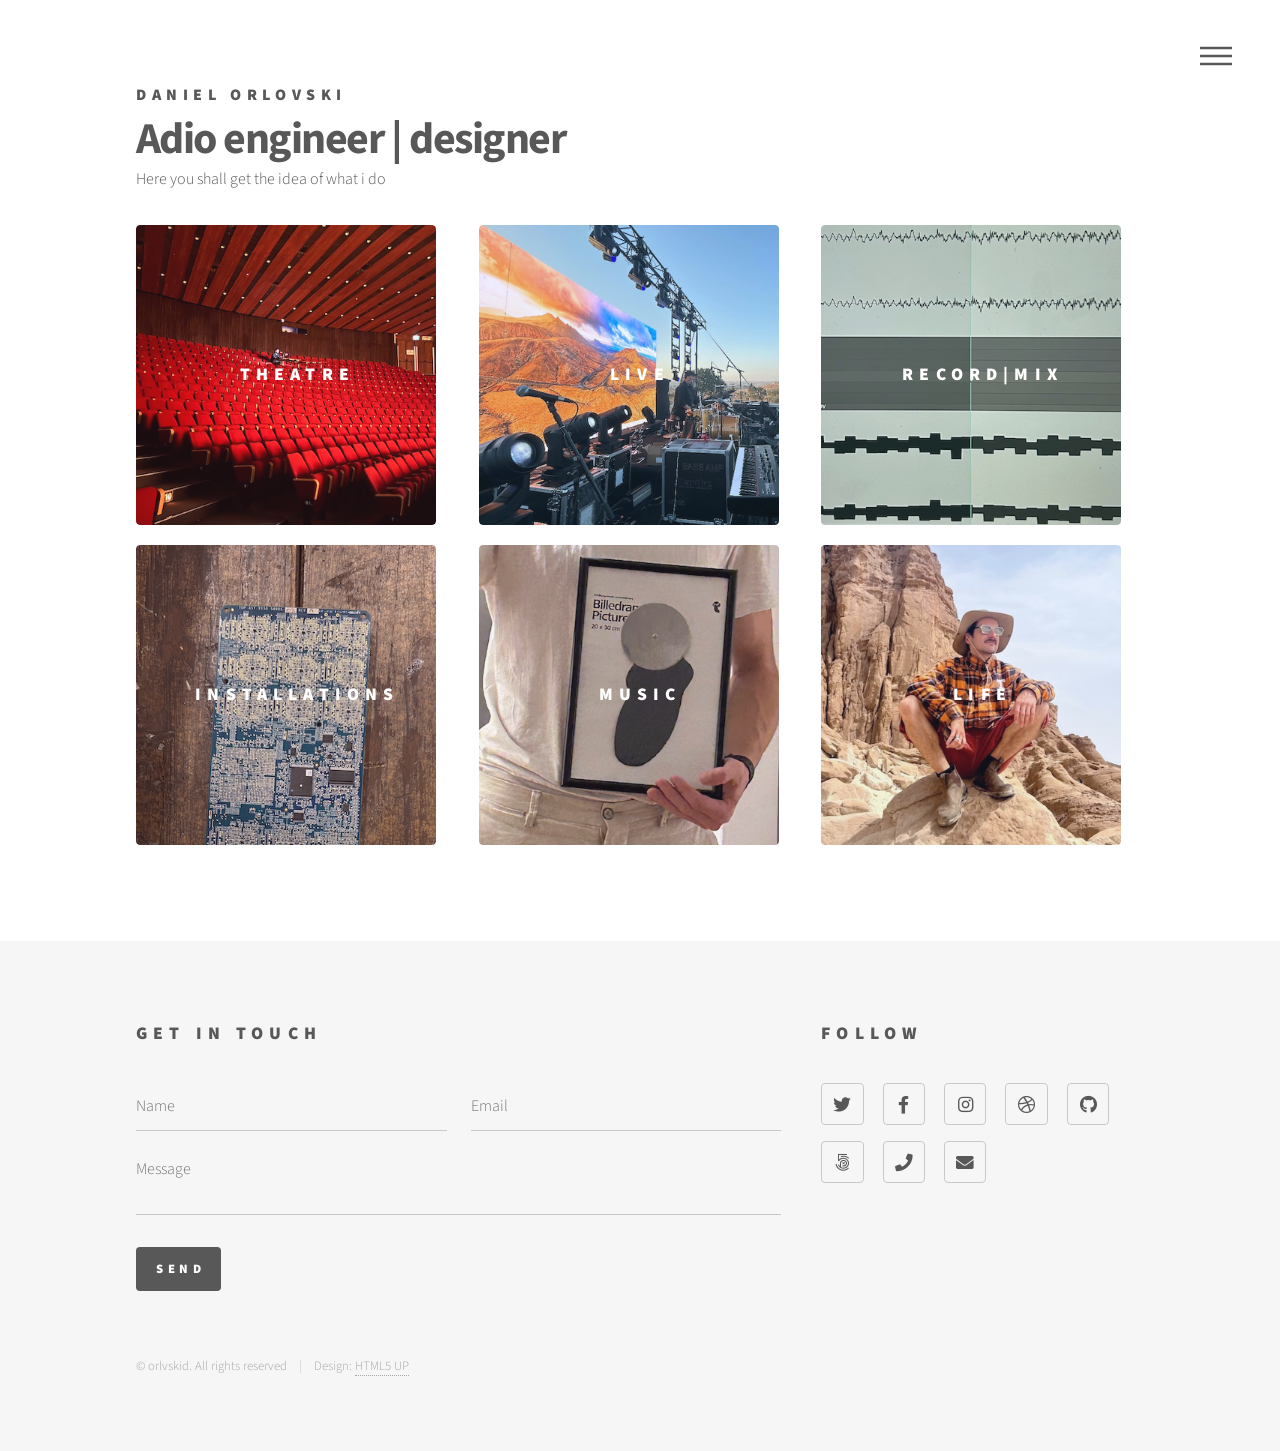
<file: index.html>
<!DOCTYPE HTML>
<!--
	Phantom by HTML5 UP
	html5up.net | @ajlkn
	Free for personal and commercial use under the CCA 3.0 license (html5up.net/license)
-->
<html>
	<head>
		<title>Daniel Orlovski</title>
		<meta charset="utf-8" />
		<meta name="viewport" content="width=device-width, initial-scale=1, user-scalable=no" />
		<link rel="stylesheet" href="assets/css/main.css" />
		<noscript><link rel="stylesheet" href="assets/css/noscript.css" /></noscript>
	</head>
	<body class="is-preload">
		<!-- Wrapper -->
			<div id="wrapper">

				<!-- Header -->
					<header id="header">
						<div class="inner">

							<!-- Logo -->
								<a href="index.html" class="logo">
									<!-- <span class="symbol"><img src="images/logo.svg" alt="" /> --></span><span class="title">daniel orlovski</span>
								</a>

							<!-- Nav -->
								<nav>
									<ul>
										<li><a href="#menu">Menu</a></li>
									</ul>
								</nav>

						</div>
					</header>

				<!-- Menu -->
					<nav id="menu">
						<h2>Menu</h2>
						<ul>
							<li><a href="index.html">Home?</a></li>
							<li><a href="#tiles">Work</a></li>
							<li><a href="life.html">Life</a></li>
							<li><a href="#footer">Contact me</a></li>
							<li><a href="elements.html">Elements</a></li>
						</ul>
					</nav>

				<!-- Main -->
					<div id="main">
						<div class="inner">
							<header>
								<h1>Adio engineer | designer<br />
								</h1>
								<p>Here you shall get the idea of what i do</p>
							</header>
							<section class="tiles" id="tiles">
								<article class="style1">
									<span class="image">
										<img src="images/theatre.jpg" alt="" />
									</span>
									<a href="theatre.html">
										<h2>THEATRE</h2>
										<div class="content">
											<p>There's nothing, like it. Come with me to taste the biggest slice of my life</p>
										</div>
									</a>
								</article>
								<article class="style2">
									<span class="image">
										<img src="images/live.jpg" alt="" />
									</span>
									<a href="live.html">
										<h2 id="liveLast">EVIL</h2>
										<div class="content">
											<p>The thrill and energy of a live show - that is what holds us all on this rocky road</p>
										</div>
									</a>
								</article>
								<article class="style3">
									<span class="image">
										<img src="images/recmix.jpg" alt="" />
									</span>
									<a href="recmix.html">
										<h2>RECORD|MIX</h2>
										<div class="content">
											<p>It is crazy what you can do yourself these days</p>
										</div>
									</a>
								</article>
								<article class="style4">
									<span class="image">
										<img src="images/install.jpg" alt="" />
									</span>
									<a href="installations.html">
										<h2>INSTALLATIONS</h2>
										<div class="content">
											<p>Fulfilling businesses needs by doing what i love</p>
										</div>
									</a>
								</article>
								<article class="style5">
									<span class="image">
										<img src="images/music.jpg" alt="" />
									</span>
									<a href="music.html">
										<h2>MUSIC</h2>
										<div class="content">
											<p>Never thought of myself as a musician. But in this life everything is possible</p>
										</div>
									</a>
								</article>
								<article class="style6">
									<span class="image">
										<img src="images/life.jpg" alt="" />
									</span>
									<a href="life.html">
										<h2>LIFE</h2>
										<div class="content">
											<p>You're never know...</p>
										</div>
									</a>
								</article>
								
							</section>
						</div>
					</div>

				<!-- Footer -->
					<footer id="footer">
						<div class="inner">
							<section>
								<h2>Get in touch</h2>
								<form method="post" action="#">
									<div class="fields">
										<div class="field half">
											<input type="text" name="name" id="name" placeholder="Name" />
										</div>
										<div class="field half">
											<input type="email" name="email" id="email" placeholder="Email" />
										</div>
										<div class="field">
											<textarea name="message" id="message" placeholder="Message"></textarea>
										</div>
									</div>
									<ul class="actions">
										<li><input type="submit" value="Send" class="primary" /></li>
									</ul>
								</form>
							</section>
							<section>
								<h2>Follow</h2>
								<ul class="icons">
									<li><a href="#" class="icon brands style2 fa-twitter"><span class="label">Twitter</span></a></li>
									<li><a href="#" class="icon brands style2 fa-facebook-f"><span class="label">Facebook</span></a></li>
									<li><a href="#" class="icon brands style2 fa-instagram"><span class="label">Instagram</span></a></li>
									<li><a href="#" class="icon brands style2 fa-dribbble"><span class="label">Dribbble</span></a></li>
									<li><a href="#" class="icon brands style2 fa-github"><span class="label">GitHub</span></a></li>
									<li><a href="#" class="icon brands style2 fa-500px"><span class="label">500px</span></a></li>
									<li><a href="#" class="icon solid style2 fa-phone"><span class="label">Phone</span></a></li>
									<li><a href="#" class="icon solid style2 fa-envelope"><span class="label">Email</span></a></li>
								</ul>
							</section>
							<ul class="copyright">
								<li>&copy; orlvskid. All rights reserved</li><li>Design: <a href="http://html5up.net">HTML5 UP</a></li>
							</ul>
						</div>
					</footer>

			</div>

		<!-- Scripts -->
			<script src="assets/js/jquery.min.js"></script>
			<script src="assets/js/browser.min.js"></script>
			<script src="assets/js/breakpoints.min.js"></script>
			<script src="assets/js/util.js"></script>
			<script src="assets/js/main.js"></script>
			<script type="text/javascript" src="http://livejs.com/live.js"></script>

	</body>
</html>
</file>
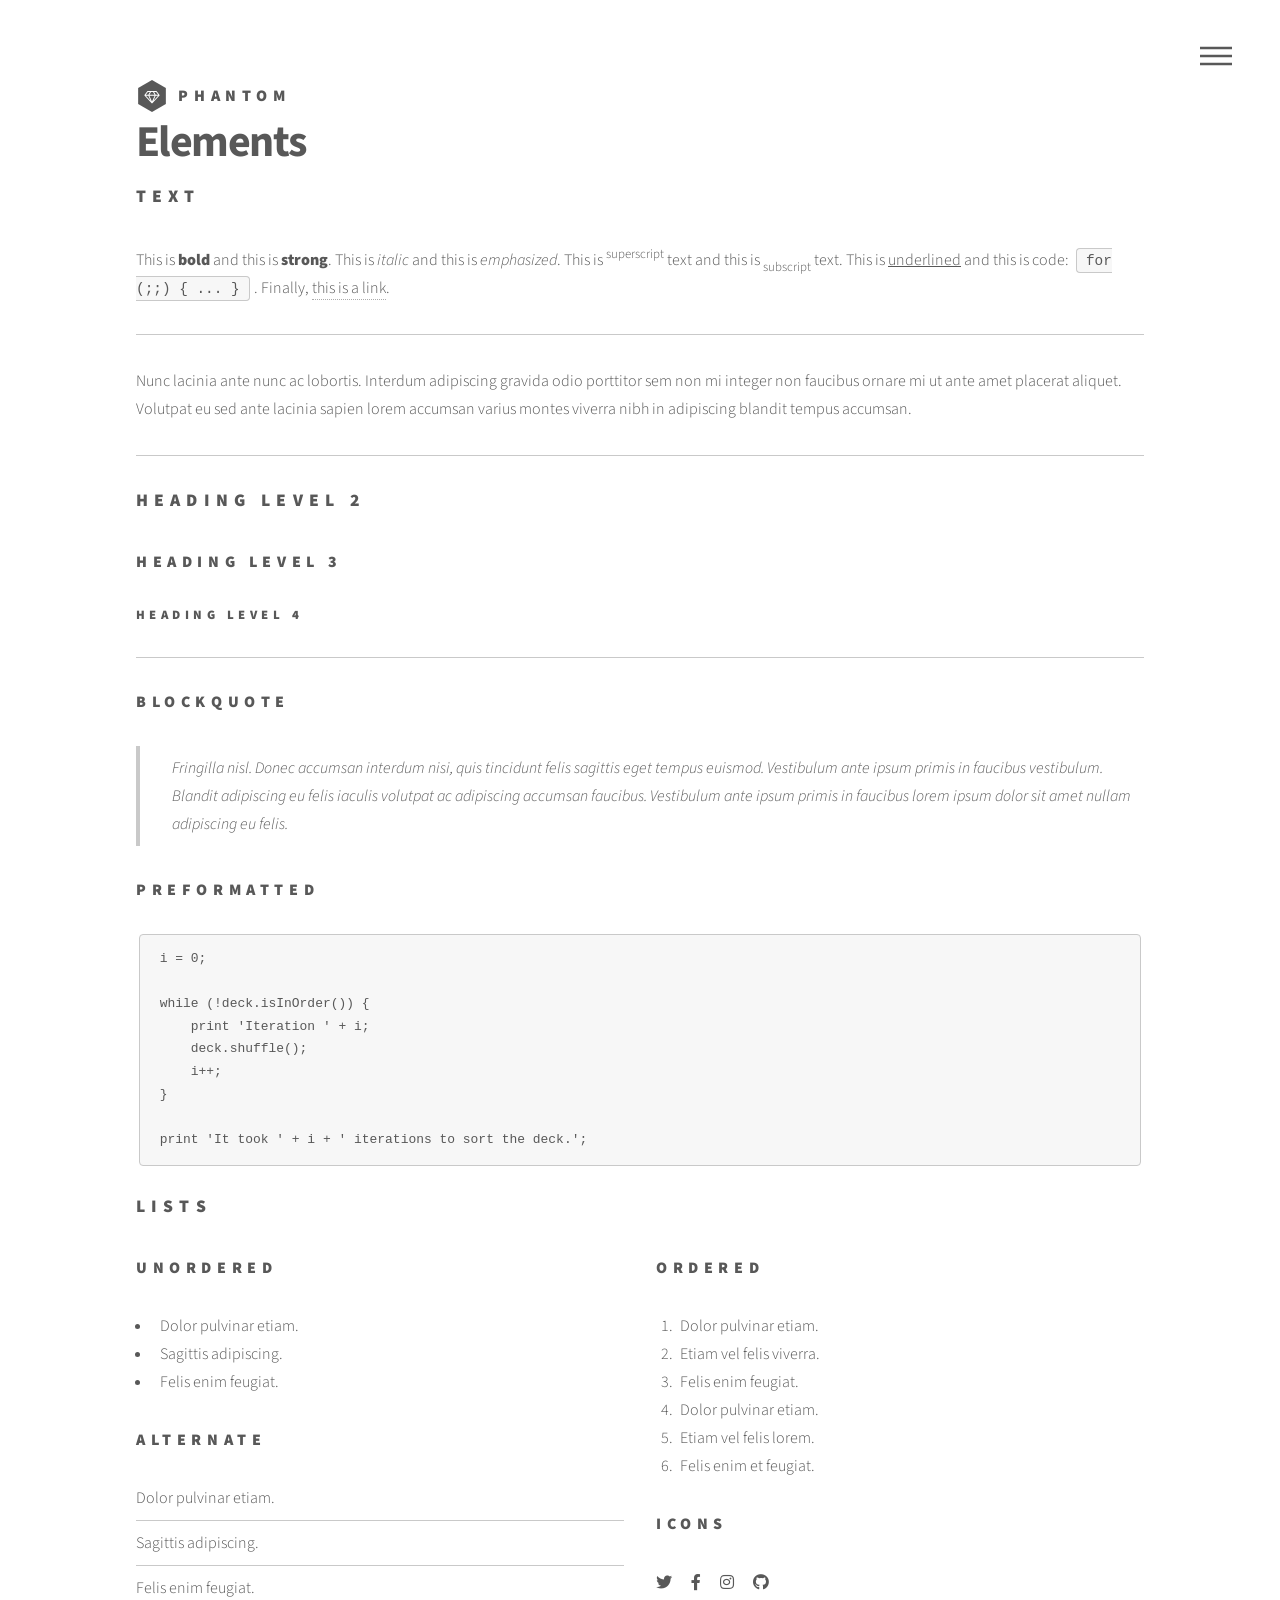
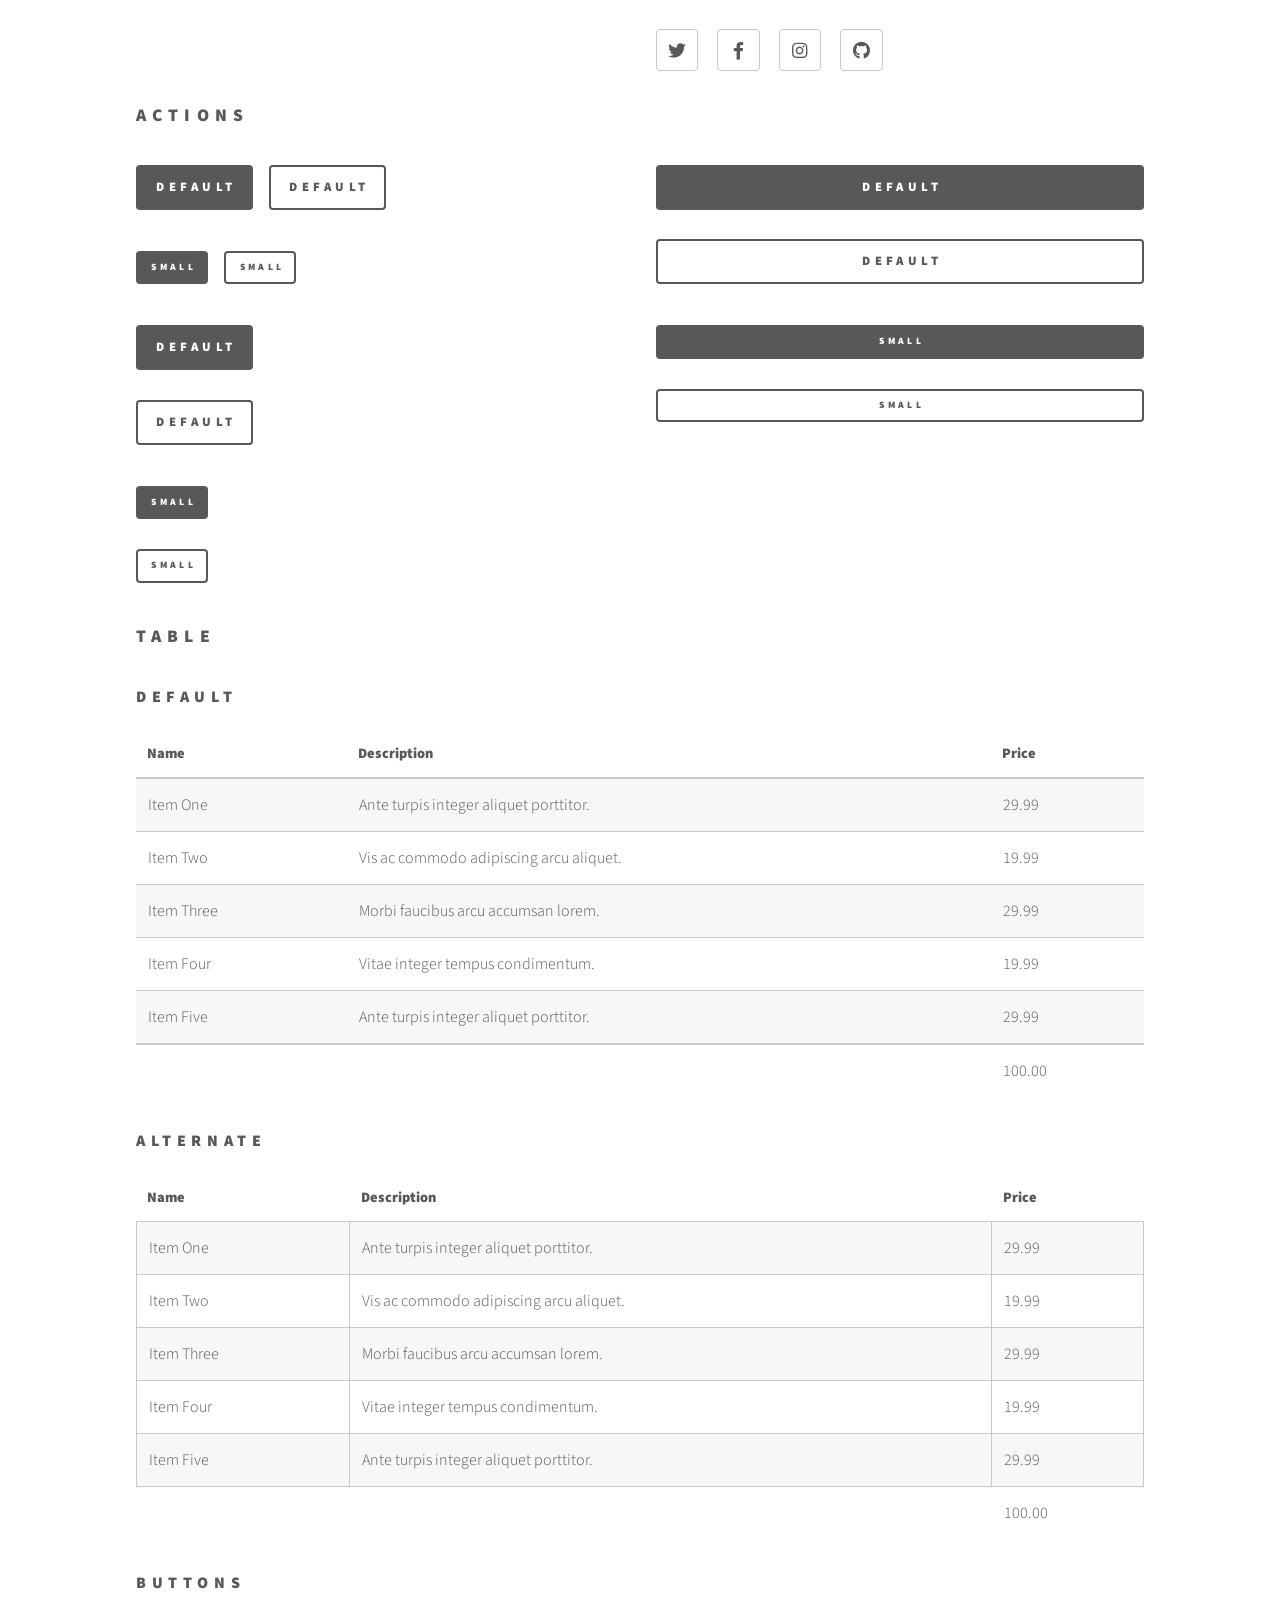
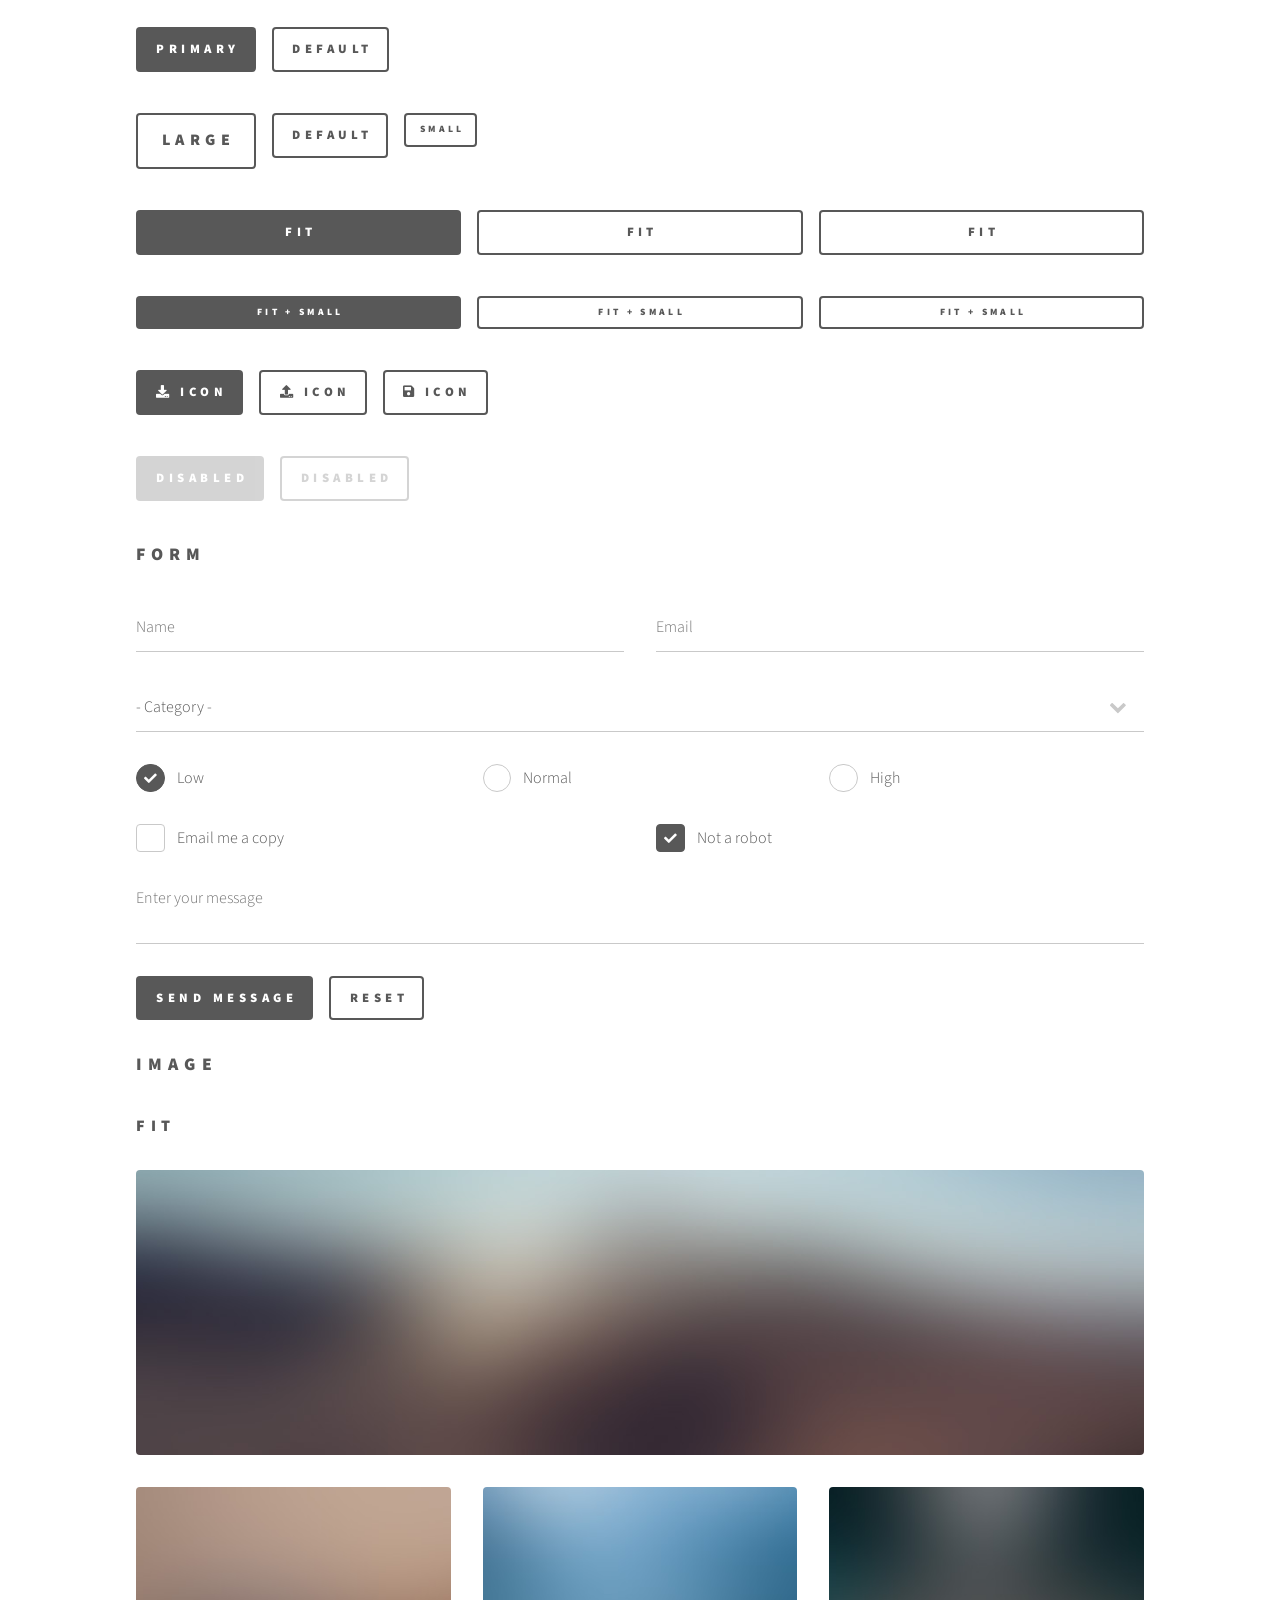
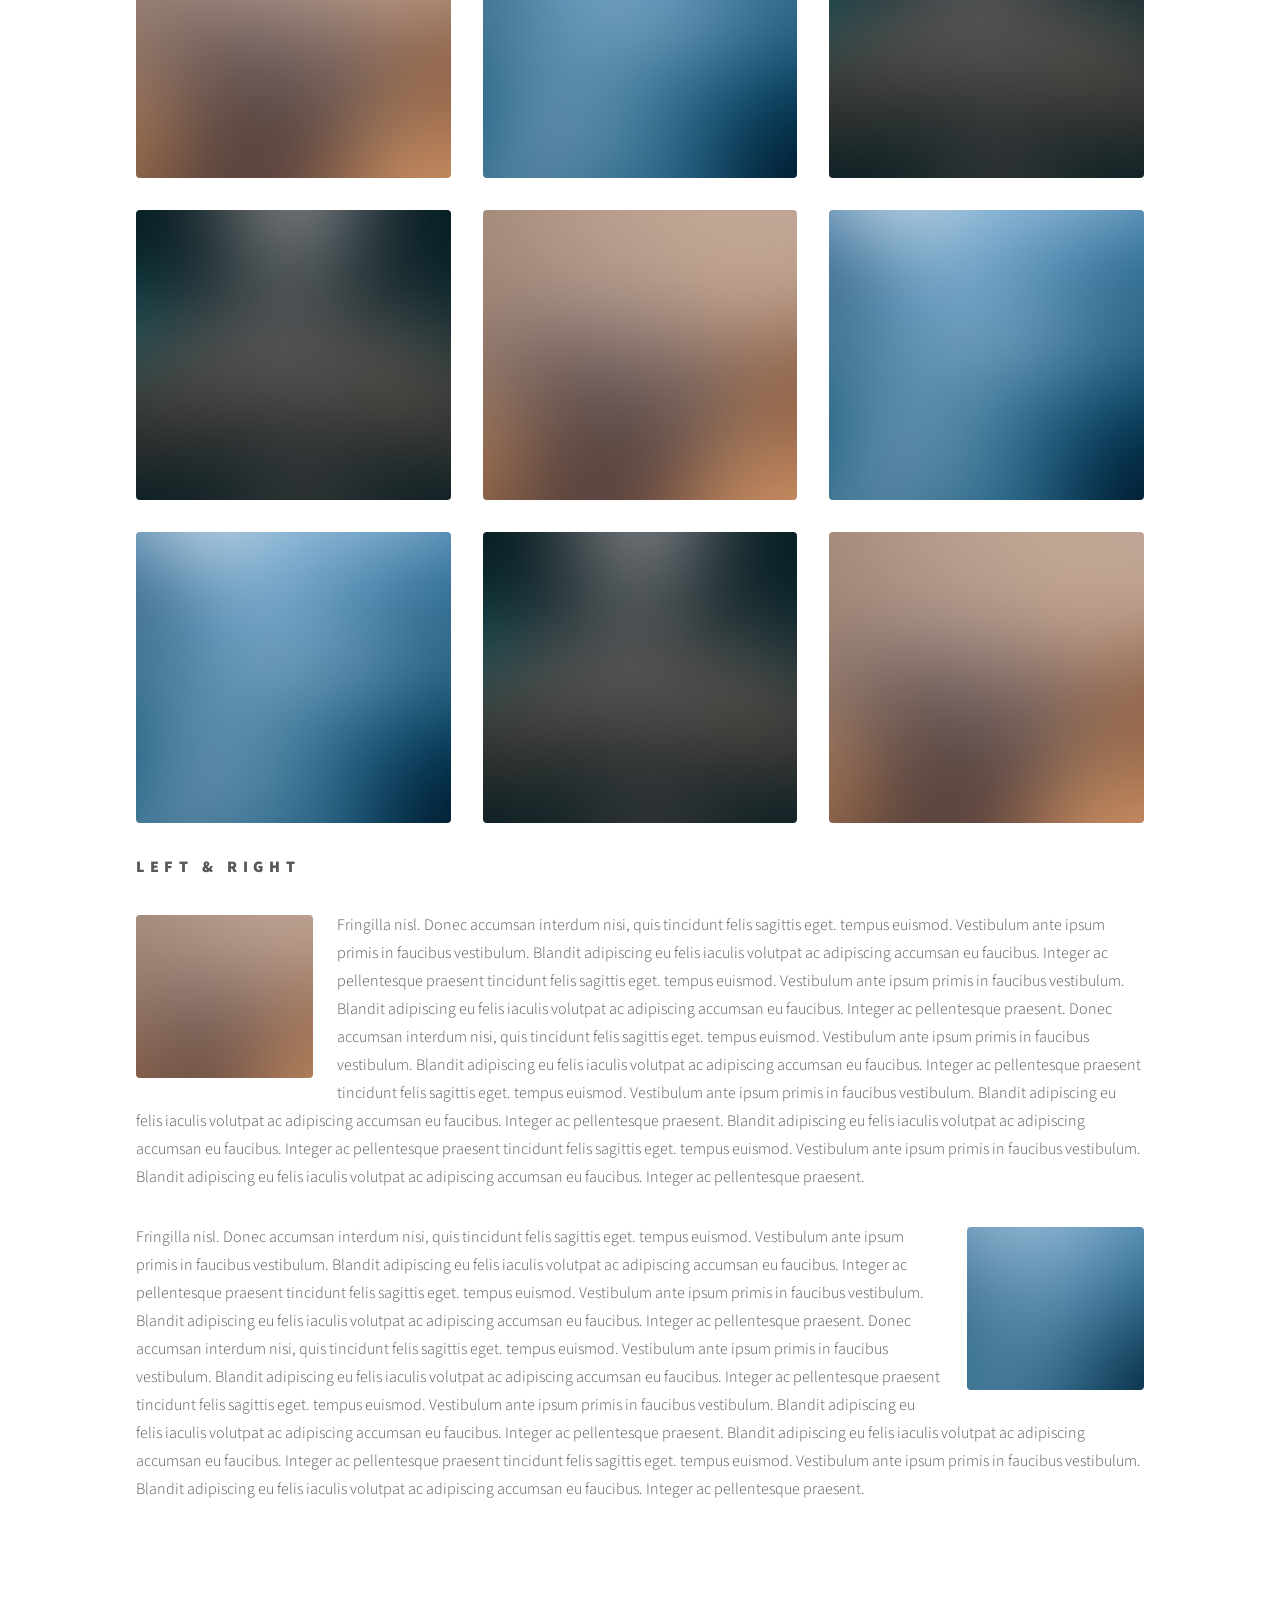
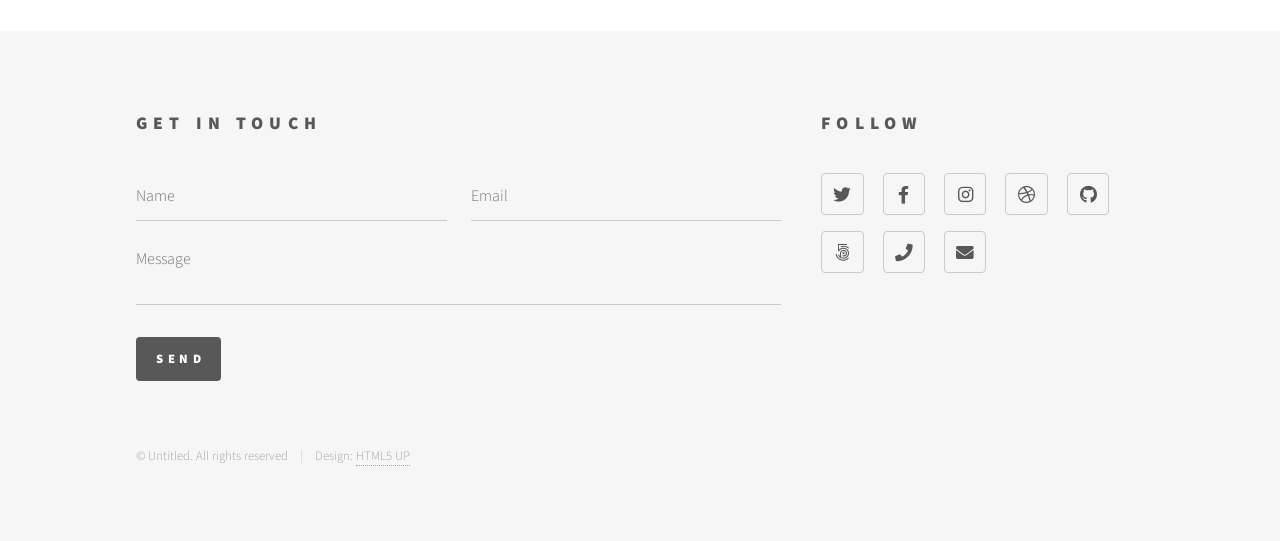
<file: elements.html>
<!DOCTYPE HTML>
<!--
	Phantom by HTML5 UP
	html5up.net | @ajlkn
	Free for personal and commercial use under the CCA 3.0 license (html5up.net/license)
-->
<html>
	<head>
		<title>Elements - Phantom by HTML5 UP</title>
		<meta charset="utf-8" />
		<meta name="viewport" content="width=device-width, initial-scale=1, user-scalable=no" />
		<link rel="stylesheet" href="assets/css/main.css" />
		<noscript><link rel="stylesheet" href="assets/css/noscript.css" /></noscript>
	</head>
	<body class="is-preload">
		<!-- Wrapper -->
			<div id="wrapper">

				<!-- Header -->
					<header id="header">
						<div class="inner">

							<!-- Logo -->
								<a href="index.html" class="logo">
									<span class="symbol"><img src="images/logo.svg" alt="" /></span><span class="title">Phantom</span>
								</a>

							<!-- Nav -->
								<nav>
									<ul>
										<li><a href="#menu">Menu</a></li>
									</ul>
								</nav>

						</div>
					</header>

				<!-- Menu -->
					<nav id="menu">
						<h2>Menu</h2>
						<ul>
							<li><a href="index.html">Home</a></li>
							<li><a href="generic.html">Ipsum veroeros</a></li>
							<li><a href="generic.html">Tempus etiam</a></li>
							<li><a href="generic.html">Consequat dolor</a></li>
							<li><a href="elements.html">Elements</a></li>
						</ul>
					</nav>

				<!-- Main -->
					<div id="main">
						<div class="inner">
							<h1>Elements</h1>

							<!-- Text -->
								<section>
									<h2>Text</h2>
									<p>This is <b>bold</b> and this is <strong>strong</strong>. This is <i>italic</i> and this is <em>emphasized</em>.
									This is <sup>superscript</sup> text and this is <sub>subscript</sub> text.
									This is <u>underlined</u> and this is code: <code>for (;;) { ... }</code>. Finally, <a href="#">this is a link</a>.</p>
									<hr />
									<p>Nunc lacinia ante nunc ac lobortis. Interdum adipiscing gravida odio porttitor sem non mi integer non faucibus ornare mi ut ante amet placerat aliquet. Volutpat eu sed ante lacinia sapien lorem accumsan varius montes viverra nibh in adipiscing blandit tempus accumsan.</p>
									<hr />
									<h2>Heading Level 2</h2>
									<h3>Heading Level 3</h3>
									<h4>Heading Level 4</h4>
									<hr />
									<h3>Blockquote</h3>
									<blockquote>Fringilla nisl. Donec accumsan interdum nisi, quis tincidunt felis sagittis eget tempus euismod. Vestibulum ante ipsum primis in faucibus vestibulum. Blandit adipiscing eu felis iaculis volutpat ac adipiscing accumsan faucibus. Vestibulum ante ipsum primis in faucibus lorem ipsum dolor sit amet nullam adipiscing eu felis.</blockquote>
									<h3>Preformatted</h3>
									<pre><code>i = 0;

while (!deck.isInOrder()) {
    print 'Iteration ' + i;
    deck.shuffle();
    i++;
}

print 'It took ' + i + ' iterations to sort the deck.';</code></pre>
								</section>

							<!-- Lists -->
								<section>
									<h2>Lists</h2>
									<div class="row">
										<div class="col-6 col-12-medium">
											<h3>Unordered</h3>
											<ul>
												<li>Dolor pulvinar etiam.</li>
												<li>Sagittis adipiscing.</li>
												<li>Felis enim feugiat.</li>
											</ul>
											<h3>Alternate</h3>
											<ul class="alt">
												<li>Dolor pulvinar etiam.</li>
												<li>Sagittis adipiscing.</li>
												<li>Felis enim feugiat.</li>
											</ul>
										</div>
										<div class="col-6 col-12-medium">
											<h3>Ordered</h3>
											<ol>
												<li>Dolor pulvinar etiam.</li>
												<li>Etiam vel felis viverra.</li>
												<li>Felis enim feugiat.</li>
												<li>Dolor pulvinar etiam.</li>
												<li>Etiam vel felis lorem.</li>
												<li>Felis enim et feugiat.</li>
											</ol>
											<h3>Icons</h3>
											<ul class="icons">
												<li><a href="#" class="icon brands style1 fa-twitter"><span class="label">Twitter</span></a></li>
												<li><a href="#" class="icon brands style1 fa-facebook-f"><span class="label">Facebook</span></a></li>
												<li><a href="#" class="icon brands style1 fa-instagram"><span class="label">Instagram</span></a></li>
												<li><a href="#" class="icon brands style1 fa-github"><span class="label">Github</span></a></li>
											</ul>
											<ul class="icons">
												<li><a href="#" class="icon brands style2 fa-twitter"><span class="label">Twitter</span></a></li>
												<li><a href="#" class="icon brands style2 fa-facebook-f"><span class="label">Facebook</span></a></li>
												<li><a href="#" class="icon brands style2 fa-instagram"><span class="label">Instagram</span></a></li>
												<li><a href="#" class="icon brands style2 fa-github"><span class="label">Github</span></a></li>
											</ul>
										</div>
									</div>
									<h2>Actions</h2>
									<div class="row">
										<div class="col-6 col-12-medium">
											<ul class="actions">
												<li><a href="#" class="button primary">Default</a></li>
												<li><a href="#" class="button">Default</a></li>
											</ul>
											<ul class="actions small">
												<li><a href="#" class="button primary small">Small</a></li>
												<li><a href="#" class="button small">Small</a></li>
											</ul>
											<ul class="actions stacked">
												<li><a href="#" class="button primary">Default</a></li>
												<li><a href="#" class="button">Default</a></li>
											</ul>
											<ul class="actions stacked">
												<li><a href="#" class="button primary small">Small</a></li>
												<li><a href="#" class="button small">Small</a></li>
											</ul>
										</div>
										<div class="col-6 col-12-medium">
											<ul class="actions stacked">
												<li><a href="#" class="button primary fit">Default</a></li>
												<li><a href="#" class="button fit">Default</a></li>
											</ul>
											<ul class="actions stacked">
												<li><a href="#" class="button primary small fit">Small</a></li>
												<li><a href="#" class="button small fit">Small</a></li>
											</ul>
										</div>
									</div>
								</section>

							<!-- Table -->
								<section>
									<h2>Table</h2>
									<h3>Default</h3>
									<div class="table-wrapper">
										<table>
											<thead>
												<tr>
													<th>Name</th>
													<th>Description</th>
													<th>Price</th>
												</tr>
											</thead>
											<tbody>
												<tr>
													<td>Item One</td>
													<td>Ante turpis integer aliquet porttitor.</td>
													<td>29.99</td>
												</tr>
												<tr>
													<td>Item Two</td>
													<td>Vis ac commodo adipiscing arcu aliquet.</td>
													<td>19.99</td>
												</tr>
												<tr>
													<td>Item Three</td>
													<td> Morbi faucibus arcu accumsan lorem.</td>
													<td>29.99</td>
												</tr>
												<tr>
													<td>Item Four</td>
													<td>Vitae integer tempus condimentum.</td>
													<td>19.99</td>
												</tr>
												<tr>
													<td>Item Five</td>
													<td>Ante turpis integer aliquet porttitor.</td>
													<td>29.99</td>
												</tr>
											</tbody>
											<tfoot>
												<tr>
													<td colspan="2"></td>
													<td>100.00</td>
												</tr>
											</tfoot>
										</table>
									</div>

									<h3>Alternate</h3>
									<div class="table-wrapper">
										<table class="alt">
											<thead>
												<tr>
													<th>Name</th>
													<th>Description</th>
													<th>Price</th>
												</tr>
											</thead>
											<tbody>
												<tr>
													<td>Item One</td>
													<td>Ante turpis integer aliquet porttitor.</td>
													<td>29.99</td>
												</tr>
												<tr>
													<td>Item Two</td>
													<td>Vis ac commodo adipiscing arcu aliquet.</td>
													<td>19.99</td>
												</tr>
												<tr>
													<td>Item Three</td>
													<td> Morbi faucibus arcu accumsan lorem.</td>
													<td>29.99</td>
												</tr>
												<tr>
													<td>Item Four</td>
													<td>Vitae integer tempus condimentum.</td>
													<td>19.99</td>
												</tr>
												<tr>
													<td>Item Five</td>
													<td>Ante turpis integer aliquet porttitor.</td>
													<td>29.99</td>
												</tr>
											</tbody>
											<tfoot>
												<tr>
													<td colspan="2"></td>
													<td>100.00</td>
												</tr>
											</tfoot>
										</table>
									</div>
								</section>

							<!-- Buttons -->
								<section>
									<h3>Buttons</h3>
									<ul class="actions">
										<li><a href="#" class="button primary">Primary</a></li>
										<li><a href="#" class="button">Default</a></li>
									</ul>
									<ul class="actions">
										<li><a href="#" class="button large">Large</a></li>
										<li><a href="#" class="button">Default</a></li>
										<li><a href="#" class="button small">Small</a></li>
									</ul>
									<ul class="actions fit">
										<li><a href="#" class="button primary fit">Fit</a></li>
										<li><a href="#" class="button fit">Fit</a></li>
										<li><a href="#" class="button fit">Fit</a></li>
									</ul>
									<ul class="actions fit small">
										<li><a href="#" class="button primary fit small">Fit + Small</a></li>
										<li><a href="#" class="button fit small">Fit + Small</a></li>
										<li><a href="#" class="button fit small">Fit + Small</a></li>
									</ul>
									<ul class="actions">
										<li><a href="#" class="button primary icon solid fa-download">Icon</a></li>
										<li><a href="#" class="button icon solid fa-upload">Icon</a></li>
										<li><a href="#" class="button icon solid fa-save">Icon</a></li>
									</ul>
									<ul class="actions">
										<li><span class="button primary disabled">Disabled</span></li>
										<li><span class="button disabled">Disabled</span></li>
									</ul>
								</section>

							<!-- Form -->
								<section>
									<h2>Form</h2>
									<form method="post" action="#">
										<div class="row gtr-uniform">
											<div class="col-6 col-12-xsmall">
												<input type="text" name="demo-name" id="demo-name" value="" placeholder="Name" />
											</div>
											<div class="col-6 col-12-xsmall">
												<input type="email" name="demo-email" id="demo-email" value="" placeholder="Email" />
											</div>
											<div class="col-12">
												<select name="demo-category" id="demo-category">
													<option value="">- Category -</option>
													<option value="1">Manufacturing</option>
													<option value="1">Shipping</option>
													<option value="1">Administration</option>
													<option value="1">Human Resources</option>
												</select>
											</div>
											<div class="col-4 col-12-small">
												<input type="radio" id="demo-priority-low" name="demo-priority" checked>
												<label for="demo-priority-low">Low</label>
											</div>
											<div class="col-4 col-12-small">
												<input type="radio" id="demo-priority-normal" name="demo-priority">
												<label for="demo-priority-normal">Normal</label>
											</div>
											<div class="col-4 col-12-small">
												<input type="radio" id="demo-priority-high" name="demo-priority">
												<label for="demo-priority-high">High</label>
											</div>
											<div class="col-6 col-12-small">
												<input type="checkbox" id="demo-copy" name="demo-copy">
												<label for="demo-copy">Email me a copy</label>
											</div>
											<div class="col-6 col-12-small">
												<input type="checkbox" id="demo-human" name="demo-human" checked>
												<label for="demo-human">Not a robot</label>
											</div>
											<div class="col-12">
												<textarea name="demo-message" id="demo-message" placeholder="Enter your message" rows="6"></textarea>
											</div>
											<div class="col-12">
												<ul class="actions">
													<li><input type="submit" value="Send Message" class="primary" /></li>
													<li><input type="reset" value="Reset" /></li>
												</ul>
											</div>
										</div>
									</form>
								</section>

							<!-- Image -->
								<section>
									<h2>Image</h2>
									<h3>Fit</h3>
									<div class="box alt">
										<div class="row gtr-uniform">
											<div class="col-12"><span class="image fit"><img src="images/pic13.jpg" alt="" /></span></div>
											<div class="col-4"><span class="image fit"><img src="images/pic01.jpg" alt="" /></span></div>
											<div class="col-4"><span class="image fit"><img src="images/pic02.jpg" alt="" /></span></div>
											<div class="col-4"><span class="image fit"><img src="images/pic03.jpg" alt="" /></span></div>
											<div class="col-4"><span class="image fit"><img src="images/pic03.jpg" alt="" /></span></div>
											<div class="col-4"><span class="image fit"><img src="images/pic01.jpg" alt="" /></span></div>
											<div class="col-4"><span class="image fit"><img src="images/pic02.jpg" alt="" /></span></div>
											<div class="col-4"><span class="image fit"><img src="images/pic02.jpg" alt="" /></span></div>
											<div class="col-4"><span class="image fit"><img src="images/pic03.jpg" alt="" /></span></div>
											<div class="col-4"><span class="image fit"><img src="images/pic01.jpg" alt="" /></span></div>
										</div>
									</div>
									<h3>Left &amp; Right</h3>
									<p><span class="image left"><img src="images/pic14.jpg" alt="" /></span>Fringilla nisl. Donec accumsan interdum nisi, quis tincidunt felis sagittis eget. tempus euismod. Vestibulum ante ipsum primis in faucibus vestibulum. Blandit adipiscing eu felis iaculis volutpat ac adipiscing accumsan eu faucibus. Integer ac pellentesque praesent tincidunt felis sagittis eget. tempus euismod. Vestibulum ante ipsum primis in faucibus vestibulum. Blandit adipiscing eu felis iaculis volutpat ac adipiscing accumsan eu faucibus. Integer ac pellentesque praesent. Donec accumsan interdum nisi, quis tincidunt felis sagittis eget. tempus euismod. Vestibulum ante ipsum primis in faucibus vestibulum. Blandit adipiscing eu felis iaculis volutpat ac adipiscing accumsan eu faucibus. Integer ac pellentesque praesent tincidunt felis sagittis eget. tempus euismod. Vestibulum ante ipsum primis in faucibus vestibulum. Blandit adipiscing eu felis iaculis volutpat ac adipiscing accumsan eu faucibus. Integer ac pellentesque praesent. Blandit adipiscing eu felis iaculis volutpat ac adipiscing accumsan eu faucibus. Integer ac pellentesque praesent tincidunt felis sagittis eget. tempus euismod. Vestibulum ante ipsum primis in faucibus vestibulum. Blandit adipiscing eu felis iaculis volutpat ac adipiscing accumsan eu faucibus. Integer ac pellentesque praesent.</p>
									<p><span class="image right"><img src="images/pic15.jpg" alt="" /></span>Fringilla nisl. Donec accumsan interdum nisi, quis tincidunt felis sagittis eget. tempus euismod. Vestibulum ante ipsum primis in faucibus vestibulum. Blandit adipiscing eu felis iaculis volutpat ac adipiscing accumsan eu faucibus. Integer ac pellentesque praesent tincidunt felis sagittis eget. tempus euismod. Vestibulum ante ipsum primis in faucibus vestibulum. Blandit adipiscing eu felis iaculis volutpat ac adipiscing accumsan eu faucibus. Integer ac pellentesque praesent. Donec accumsan interdum nisi, quis tincidunt felis sagittis eget. tempus euismod. Vestibulum ante ipsum primis in faucibus vestibulum. Blandit adipiscing eu felis iaculis volutpat ac adipiscing accumsan eu faucibus. Integer ac pellentesque praesent tincidunt felis sagittis eget. tempus euismod. Vestibulum ante ipsum primis in faucibus vestibulum. Blandit adipiscing eu felis iaculis volutpat ac adipiscing accumsan eu faucibus. Integer ac pellentesque praesent. Blandit adipiscing eu felis iaculis volutpat ac adipiscing accumsan eu faucibus. Integer ac pellentesque praesent tincidunt felis sagittis eget. tempus euismod. Vestibulum ante ipsum primis in faucibus vestibulum. Blandit adipiscing eu felis iaculis volutpat ac adipiscing accumsan eu faucibus. Integer ac pellentesque praesent.</p>
								</section>

						</div>
					</div>

				<!-- Footer -->
					<footer id="footer">
						<div class="inner">
							<section>
								<h2>Get in touch</h2>
								<form method="post" action="#">
									<div class="fields">
										<div class="field half">
											<input type="text" name="name" id="name" placeholder="Name" />
										</div>
										<div class="field half">
											<input type="email" name="email" id="email" placeholder="Email" />
										</div>
										<div class="field">
											<textarea name="message" id="message" placeholder="Message"></textarea>
										</div>
									</div>
									<ul class="actions">
										<li><input type="submit" value="Send" class="primary" /></li>
									</ul>
								</form>
							</section>
							<section>
								<h2>Follow</h2>
								<ul class="icons">
									<li><a href="#" class="icon brands style2 fa-twitter"><span class="label">Twitter</span></a></li>
									<li><a href="#" class="icon brands style2 fa-facebook-f"><span class="label">Facebook</span></a></li>
									<li><a href="#" class="icon brands style2 fa-instagram"><span class="label">Instagram</span></a></li>
									<li><a href="#" class="icon brands style2 fa-dribbble"><span class="label">Dribbble</span></a></li>
									<li><a href="#" class="icon brands style2 fa-github"><span class="label">GitHub</span></a></li>
									<li><a href="#" class="icon brands style2 fa-500px"><span class="label">500px</span></a></li>
									<li><a href="#" class="icon solid style2 fa-phone"><span class="label">Phone</span></a></li>
									<li><a href="#" class="icon solid style2 fa-envelope"><span class="label">Email</span></a></li>
								</ul>
							</section>
							<ul class="copyright">
								<li>&copy; Untitled. All rights reserved</li><li>Design: <a href="http://html5up.net">HTML5 UP</a></li>
							</ul>
						</div>
					</footer>

			</div>

		<!-- Scripts -->
			<script src="assets/js/jquery.min.js"></script>
			<script src="assets/js/browser.min.js"></script>
			<script src="assets/js/breakpoints.min.js"></script>
			<script src="assets/js/util.js"></script>
			<script src="assets/js/main.js"></script>

	</body>
</html>
</file>
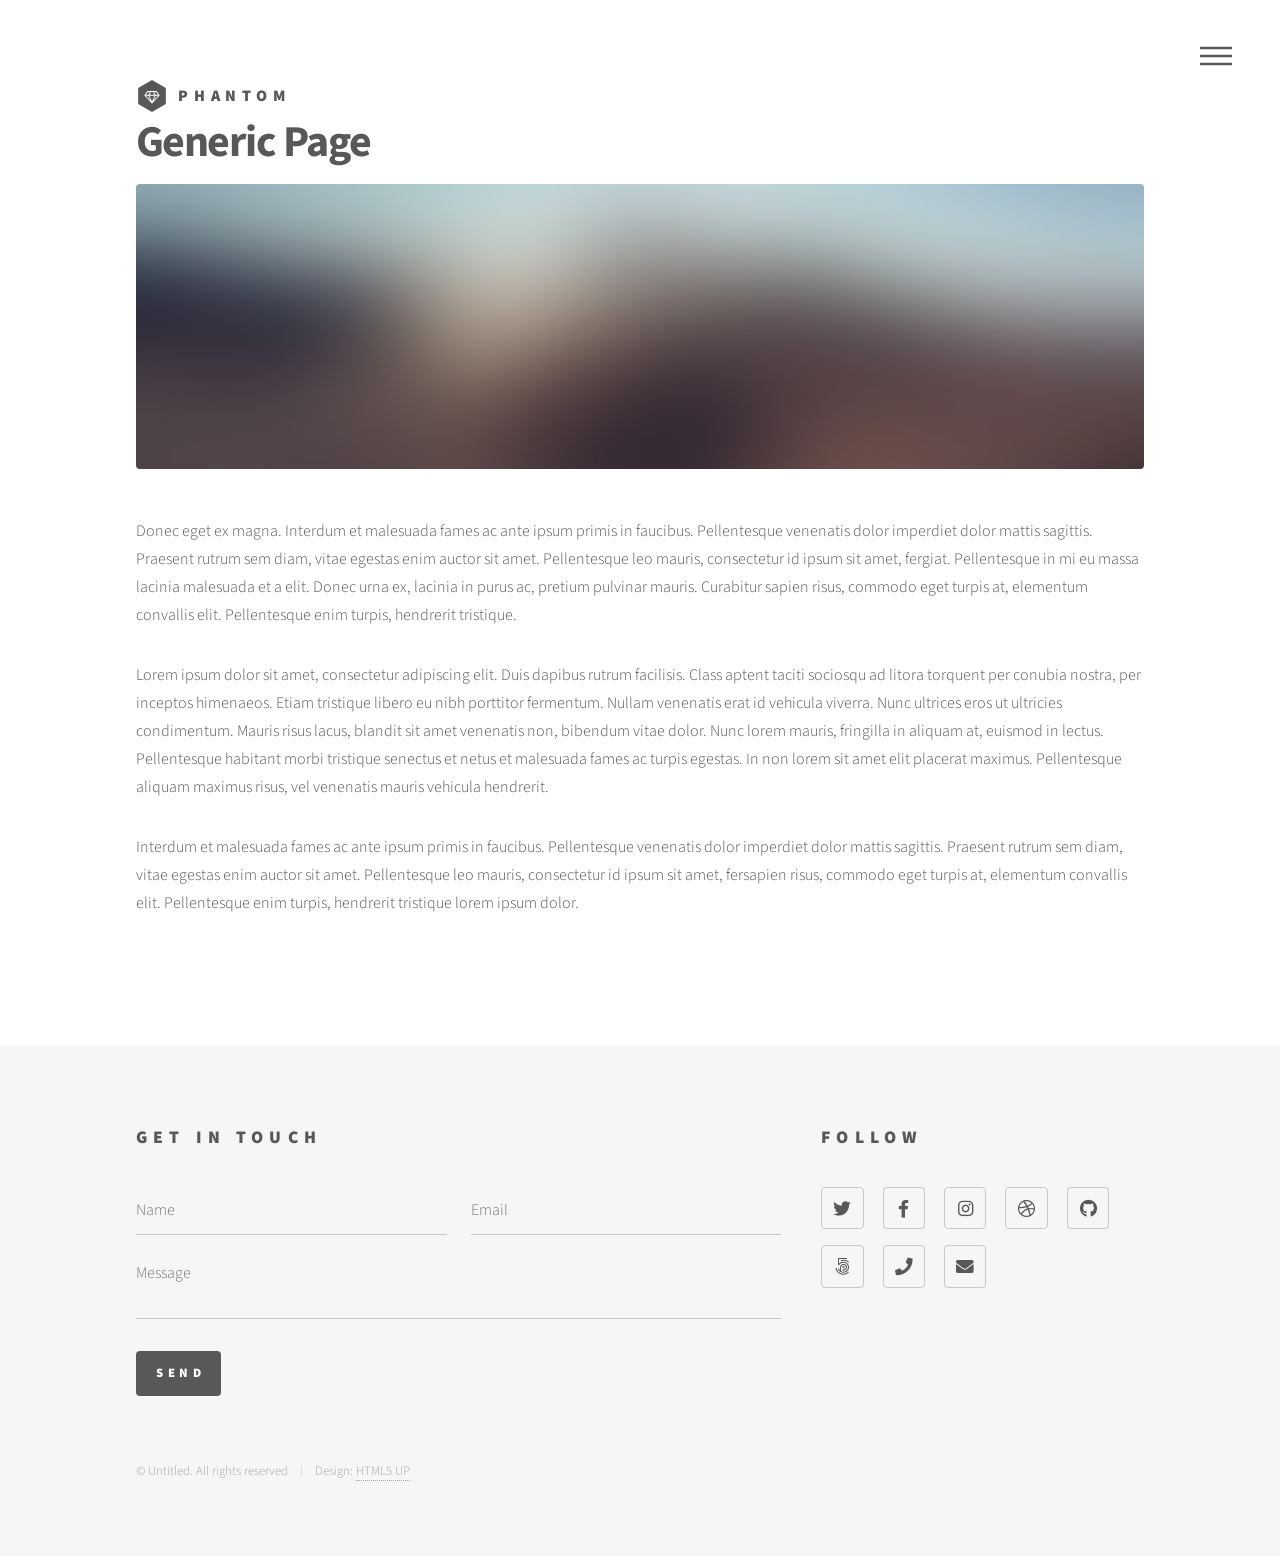
<file: generic.html>
<!DOCTYPE HTML>
<!--
	Phantom by HTML5 UP
	html5up.net | @ajlkn
	Free for personal and commercial use under the CCA 3.0 license (html5up.net/license)
-->
<html>
	<head>
		<title>Generic - Phantom by HTML5 UP</title>
		<meta charset="utf-8" />
		<meta name="viewport" content="width=device-width, initial-scale=1, user-scalable=no" />
		<link rel="stylesheet" href="assets/css/main.css" />
		<noscript><link rel="stylesheet" href="assets/css/noscript.css" /></noscript>
	</head>
	<body class="is-preload">
		<!-- Wrapper -->
			<div id="wrapper">

				<!-- Header -->
					<header id="header">
						<div class="inner">

							<!-- Logo -->
								<a href="index.html" class="logo">
									<span class="symbol"><img src="images/logo.svg" alt="" /></span><span class="title">Phantom</span>
								</a>

							<!-- Nav -->
								<nav>
									<ul>
										<li><a href="#menu">Menu</a></li>
									</ul>
								</nav>

						</div>
					</header>

				<!-- Menu -->
					<nav id="menu">
						<h2>Menu</h2>
						<ul>
							<li><a href="index.html">Home</a></li>
							<li><a href="generic.html">Ipsum veroeros</a></li>
							<li><a href="generic.html">Tempus etiam</a></li>
							<li><a href="generic.html">Consequat dolor</a></li>
							<li><a href="elements.html">Elements</a></li>
						</ul>
					</nav>

				<!-- Main -->
					<div id="main">
						<div class="inner">
							<h1>Generic Page</h1>
							<span class="image main"><img src="images/pic13.jpg" alt="" /></span>
							<p>Donec eget ex magna. Interdum et malesuada fames ac ante ipsum primis in faucibus. Pellentesque venenatis dolor imperdiet dolor mattis sagittis. Praesent rutrum sem diam, vitae egestas enim auctor sit amet. Pellentesque leo mauris, consectetur id ipsum sit amet, fergiat. Pellentesque in mi eu massa lacinia malesuada et a elit. Donec urna ex, lacinia in purus ac, pretium pulvinar mauris. Curabitur sapien risus, commodo eget turpis at, elementum convallis elit. Pellentesque enim turpis, hendrerit tristique.</p>
							<p>Lorem ipsum dolor sit amet, consectetur adipiscing elit. Duis dapibus rutrum facilisis. Class aptent taciti sociosqu ad litora torquent per conubia nostra, per inceptos himenaeos. Etiam tristique libero eu nibh porttitor fermentum. Nullam venenatis erat id vehicula viverra. Nunc ultrices eros ut ultricies condimentum. Mauris risus lacus, blandit sit amet venenatis non, bibendum vitae dolor. Nunc lorem mauris, fringilla in aliquam at, euismod in lectus. Pellentesque habitant morbi tristique senectus et netus et malesuada fames ac turpis egestas. In non lorem sit amet elit placerat maximus. Pellentesque aliquam maximus risus, vel venenatis mauris vehicula hendrerit.</p>
							<p>Interdum et malesuada fames ac ante ipsum primis in faucibus. Pellentesque venenatis dolor imperdiet dolor mattis sagittis. Praesent rutrum sem diam, vitae egestas enim auctor sit amet. Pellentesque leo mauris, consectetur id ipsum sit amet, fersapien risus, commodo eget turpis at, elementum convallis elit. Pellentesque enim turpis, hendrerit tristique lorem ipsum dolor.</p>
						</div>
					</div>

				<!-- Footer -->
					<footer id="footer">
						<div class="inner">
							<section>
								<h2>Get in touch</h2>
								<form method="post" action="#">
									<div class="fields">
										<div class="field half">
											<input type="text" name="name" id="name" placeholder="Name" />
										</div>
										<div class="field half">
											<input type="email" name="email" id="email" placeholder="Email" />
										</div>
										<div class="field">
											<textarea name="message" id="message" placeholder="Message"></textarea>
										</div>
									</div>
									<ul class="actions">
										<li><input type="submit" value="Send" class="primary" /></li>
									</ul>
								</form>
							</section>
							<section>
								<h2>Follow</h2>
								<ul class="icons">
									<li><a href="#" class="icon brands style2 fa-twitter"><span class="label">Twitter</span></a></li>
									<li><a href="#" class="icon brands style2 fa-facebook-f"><span class="label">Facebook</span></a></li>
									<li><a href="#" class="icon brands style2 fa-instagram"><span class="label">Instagram</span></a></li>
									<li><a href="#" class="icon brands style2 fa-dribbble"><span class="label">Dribbble</span></a></li>
									<li><a href="#" class="icon brands style2 fa-github"><span class="label">GitHub</span></a></li>
									<li><a href="#" class="icon brands style2 fa-500px"><span class="label">500px</span></a></li>
									<li><a href="#" class="icon solid style2 fa-phone"><span class="label">Phone</span></a></li>
									<li><a href="#" class="icon solid style2 fa-envelope"><span class="label">Email</span></a></li>
								</ul>
							</section>
							<ul class="copyright">
								<li>&copy; Untitled. All rights reserved</li><li>Design: <a href="http://html5up.net">HTML5 UP</a></li>
							</ul>
						</div>
					</footer>

			</div>

		<!-- Scripts -->
			<script src="assets/js/jquery.min.js"></script>
			<script src="assets/js/browser.min.js"></script>
			<script src="assets/js/breakpoints.min.js"></script>
			<script src="assets/js/util.js"></script>
			<script src="assets/js/main.js"></script>

	</body>
</html>
</file>
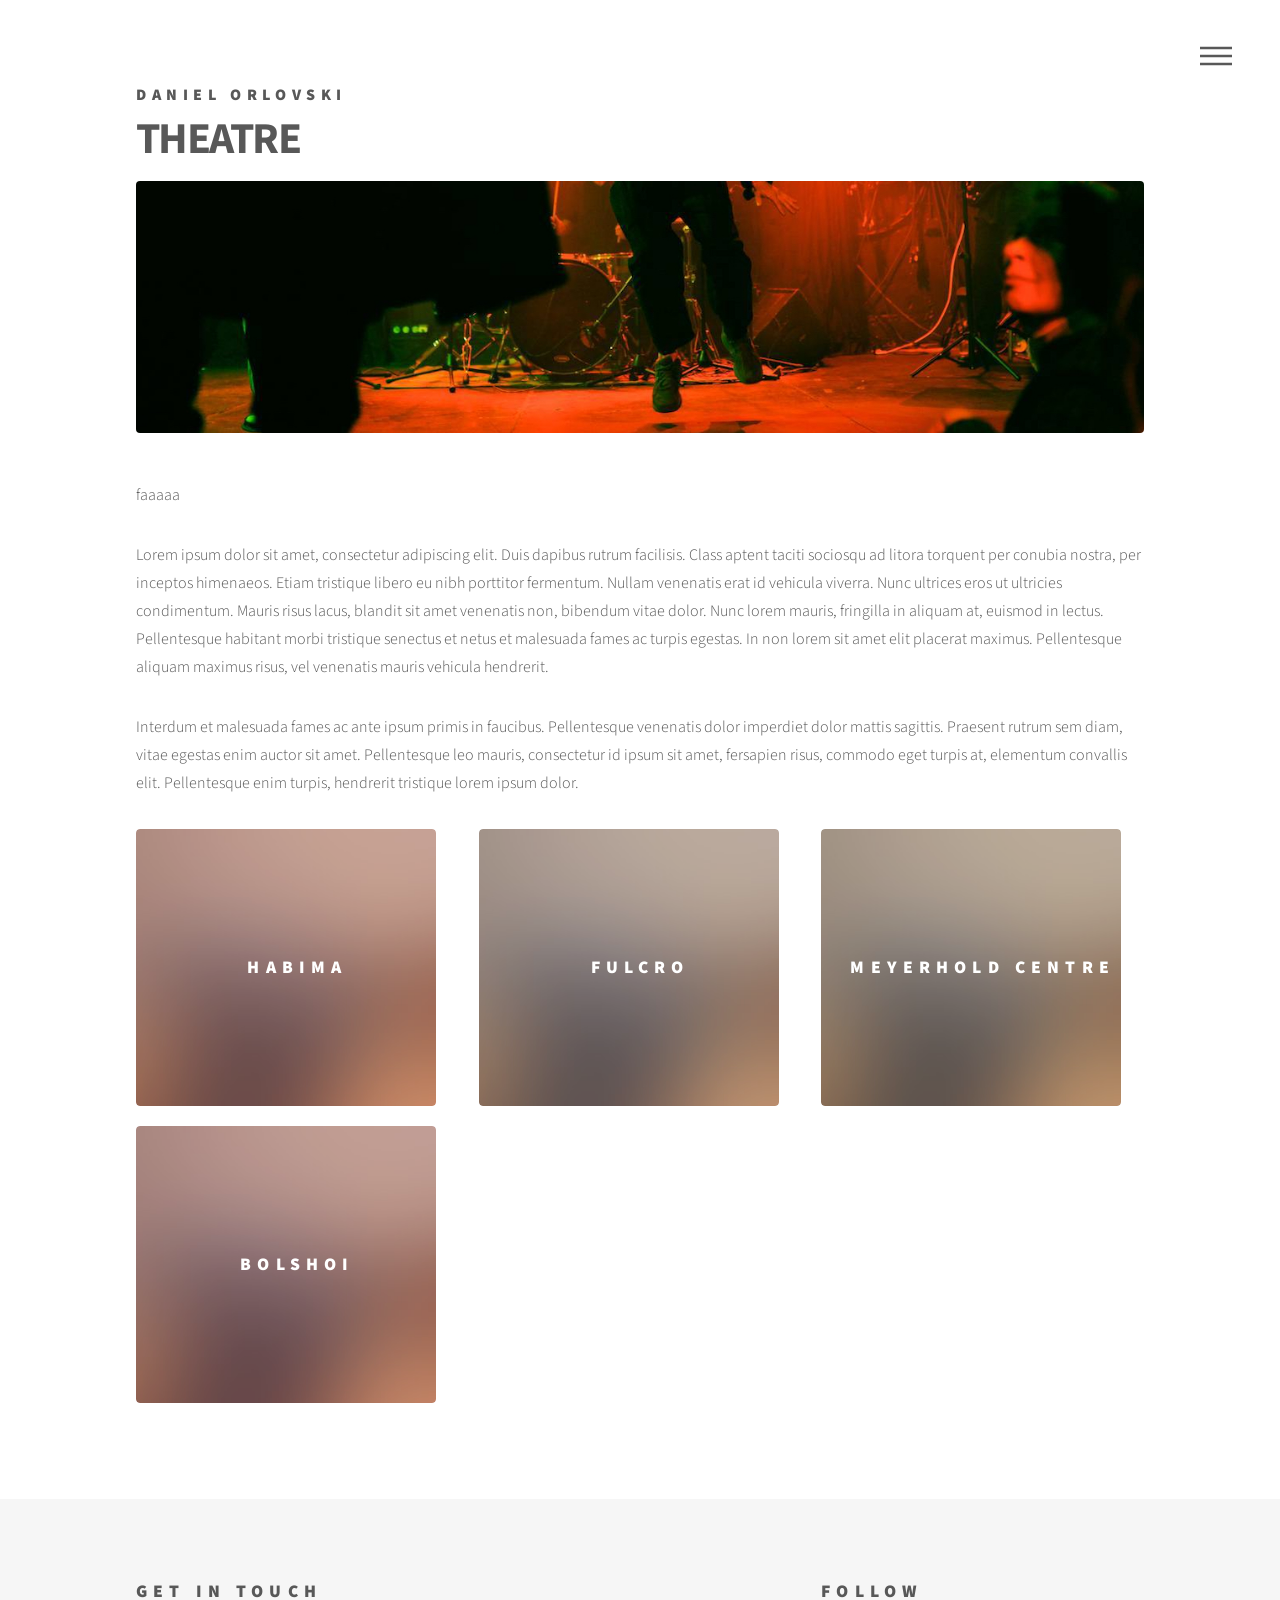
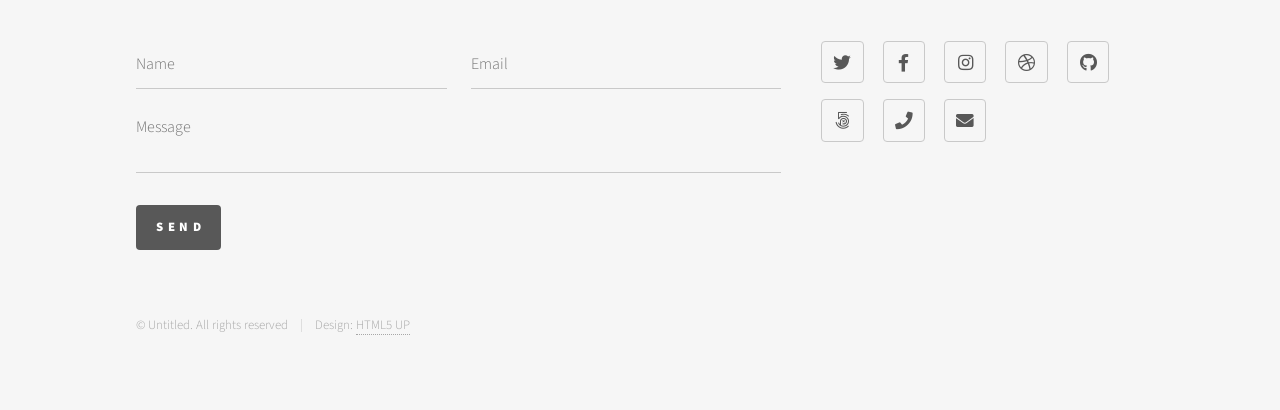
<file: theatre.html>
<!DOCTYPE HTML>
<!--
	Phantom by HTML5 UP
	html5up.net | @ajlkn
	Free for personal and commercial use under the CCA 3.0 license (html5up.net/license)
-->
<html>
	<head>
		<title>THEATRE</title>
		<meta charset="utf-8" />
		<meta name="viewport" content="width=device-width, initial-scale=1, user-scalable=no" />
		<link rel="stylesheet" href="assets/css/main.css" />
		<noscript><link rel="stylesheet" href="assets/css/noscript.css" /></noscript>
	</head>
	<body class="is-preload">
		<!-- Wrapper -->
			<div id="wrapper">

				<!-- Header -->
					<header id="header">
						<div class="inner">

							<!-- Logo -->
								<a href="index.html" class="logo">
									<span class="title">Daniel Orlovski</span>
								</a>

							<!-- Nav -->
								<nav>
									<ul>
										<li><a href="#menu">Menu</a></li>
									</ul>
								</nav>

						</div>
					</header>

				<!-- Menu -->
					<nav id="menu">
						<h2>Menu</h2>
						<ul>
							<li><a href="index.html">Home</a></li>
							<li><a href="generic.html">Ipsum veroeros</a></li>
							<li><a href="generic.html">Tempus etiam</a></li>
							<li><a href="generic.html">Consequat dolor</a></li>
							<li><a href="elements.html">Elements</a></li>
						</ul>
					</nav>

				<!-- Main -->
					<div id="main">
						<div class="inner">
							<h1>THEATRE</h1>
							<span class="image main"><img src="images/bigTheatre.jpg" alt="" /></span>
							<p>faaaaa</p>
							<p>Lorem ipsum dolor sit amet, consectetur adipiscing elit. Duis dapibus rutrum facilisis. Class aptent taciti sociosqu ad litora torquent per conubia nostra, per inceptos himenaeos. Etiam tristique libero eu nibh porttitor fermentum. Nullam venenatis erat id vehicula viverra. Nunc ultrices eros ut ultricies condimentum. Mauris risus lacus, blandit sit amet venenatis non, bibendum vitae dolor. Nunc lorem mauris, fringilla in aliquam at, euismod in lectus. Pellentesque habitant morbi tristique senectus et netus et malesuada fames ac turpis egestas. In non lorem sit amet elit placerat maximus. Pellentesque aliquam maximus risus, vel venenatis mauris vehicula hendrerit.</p>
							<p>Interdum et malesuada fames ac ante ipsum primis in faucibus. Pellentesque venenatis dolor imperdiet dolor mattis sagittis. Praesent rutrum sem diam, vitae egestas enim auctor sit amet. Pellentesque leo mauris, consectetur id ipsum sit amet, fersapien risus, commodo eget turpis at, elementum convallis elit. Pellentesque enim turpis, hendrerit tristique lorem ipsum dolor.</p>
								<section class="tiles">
									<article class="style1">
										<span class="image">
											<img src="images/pic01.jpg" alt="" />
										</span>
										<a href="theatre.html">
											<h2>HABIMA</h2>
											<div class="content">
												<p>Sed nisl arcu euismod sit amet nisi lorem etiam dolor veroeros et feugiat.</p>
											</div>
										</a>
									</article>
									<article class="style2">
										<span class="image">
											<img src="images/pic01.jpg" alt="" />
										</span>
										<a href="theatre.html">
											<h2>FULCRO</h2>
											<div class="content">
												<p>Sed nisl arcu euismod sit amet nisi lorem etiam dolor veroeros et feugiat.</p>
											</div>
										</a>
									</article>
									<article class="style3">
										<span class="image">
											<img src="images/pic01.jpg" alt="" />
										</span>
										<a href="theatre.html">
											<h2>MEYERHOLD CENTRE</h2>
											<div class="content">
												<p>Sed nisl arcu euismod sit amet nisi lorem etiam dolor veroeros et feugiat.</p>
											</div>
										</a>
									</article>
									<article class="style4">
										<span class="image">
											<img src="images/pic01.jpg" alt="" />
										</span>
										<a href="theatre.html">
											<h2>BOLSHOI</h2>
											<div class="content">
												<p>Sed nisl arcu euismod sit amet nisi lorem etiam dolor veroeros et feugiat.</p>
											</div>
										</a>
									</article>
							</section>
						</div>
					</div>

				<!-- Footer -->
					<footer id="footer">
						<div class="inner">
							<section>
								<h2>Get in touch</h2>
								<form method="post" action="#">
									<div class="fields">
										<div class="field half">
											<input type="text" name="name" id="name" placeholder="Name" />
										</div>
										<div class="field half">
											<input type="email" name="email" id="email" placeholder="Email" />
										</div>
										<div class="field">
											<textarea name="message" id="message" placeholder="Message"></textarea>
										</div>
									</div>
									<ul class="actions">
										<li><input type="submit" value="Send" class="primary" /></li>
									</ul>
								</form>
							</section>
							<section>
								<h2>Follow</h2>
								<ul class="icons">
									<li><a href="#" class="icon brands style2 fa-twitter"><span class="label">Twitter</span></a></li>
									<li><a href="#" class="icon brands style2 fa-facebook-f"><span class="label">Facebook</span></a></li>
									<li><a href="#" class="icon brands style2 fa-instagram"><span class="label">Instagram</span></a></li>
									<li><a href="#" class="icon brands style2 fa-dribbble"><span class="label">Dribbble</span></a></li>
									<li><a href="#" class="icon brands style2 fa-github"><span class="label">GitHub</span></a></li>
									<li><a href="#" class="icon brands style2 fa-500px"><span class="label">500px</span></a></li>
									<li><a href="#" class="icon solid style2 fa-phone"><span class="label">Phone</span></a></li>
									<li><a href="#" class="icon solid style2 fa-envelope"><span class="label">Email</span></a></li>
								</ul>
							</section>
							<ul class="copyright">
								<li>&copy; Untitled. All rights reserved</li><li>Design: <a href="http://html5up.net">HTML5 UP</a></li>
							</ul>
						</div>
					</footer>

			</div>

		<!-- Scripts -->
			<script src="assets/js/jquery.min.js"></script>
			<script src="assets/js/browser.min.js"></script>
			<script src="assets/js/breakpoints.min.js"></script>
			<script src="assets/js/util.js"></script>
			<script src="assets/js/main.js"></script>
			<script type="text/javascript" src="http://livejs.com/live.js"></script>	
	</body>
</html>
</file>
<file: assets/css/noscript.css>
/*
	Phantom by HTML5 UP
	html5up.net | @ajlkn
	Free for personal and commercial use under the CCA 3.0 license (html5up.net/license)
*/

/* Tiles */

	body.is-preload .tiles article {
		-moz-transform: none;
		-webkit-transform: none;
		-ms-transform: none;
		transform: none;
		opacity: 1;
	}
</file>
<file: assets/css/main.css>
@import url(fontawesome-all.min.css);
@import url("https://fonts.googleapis.com/css?family=Source+Sans+Pro:300,700,900");

/*
	Phantom by HTML5 UP
	html5up.net | @ajlkn
	Free for personal and commercial use under the CCA 3.0 license (html5up.net/license)
*/

html, body, div, span, applet, object,
iframe, h1, h2, h3, h4, h5, h6, p, blockquote,
pre, a, abbr, acronym, address, big, cite,
code, del, dfn, em, img, ins, kbd, q, s, samp,
small, strike, strong, sub, sup, tt, var, b,
u, i, center, dl, dt, dd, ol, ul, li, fieldset,
form, label, legend, table, caption, tbody,
tfoot, thead, tr, th, td, article, aside,
canvas, details, embed, figure, figcaption,
footer, header, hgroup, menu, nav, output, ruby,
section, summary, time, mark, audio, video {
	margin: 0;
	padding: 0;
	border: 0;
	font-size: 100%;
	font: inherit;
	vertical-align: baseline;}

article, aside, details, figcaption, figure,
footer, header, hgroup, menu, nav, section {
	display: block;}

body {
	line-height: 1;
}

ol, ul {
	list-style: none;
}

blockquote, q {
	quotes: none;
}

	blockquote:before, blockquote:after, q:before, q:after {
		content: '';
		content: none;
	}

table {
	border-collapse: collapse;
	border-spacing: 0;
}

body {
	-webkit-text-size-adjust: none;
}

mark {
	background-color: transparent;
	color: inherit;
}

input::-moz-focus-inner {
	border: 0;
	padding: 0;
}

input, select, textarea {
	-moz-appearance: none;
	-webkit-appearance: none;
	-ms-appearance: none;
	appearance: none;
}

/* Basic */

	@-ms-viewport {
		width: device-width;
	}

	body {
		-ms-overflow-style: scrollbar;
	}

	@media screen and (max-width: 480px) {

		html, body {
			min-width: 320px;
		}

	}

	html {
		box-sizing: border-box;
	}

	*, *:before, *:after {
		box-sizing: inherit;
	}

	body {
		background: #ffffff;
	}

		body.is-preload *, body.is-preload *:before, body.is-preload *:after {
			-moz-animation: none !important;
			-webkit-animation: none !important;
			-ms-animation: none !important;
			animation: none !important;
			-moz-transition: none !important;
			-webkit-transition: none !important;
			-ms-transition: none !important;
			transition: none !important;
		}

/* Type */

	body, input, select, textarea {
		color: #585858;
		font-family: "Source Sans Pro", Helvetica, sans-serif;
		font-size: 16pt;
		font-weight: 300;
		line-height: 1.75;
	}

		@media screen and (max-width: 1680px) {

			body, input, select, textarea {
				font-size: 14pt;
			}

		}

		@media screen and (max-width: 1280px) {

			body, input, select, textarea {
				font-size: 12pt;
			}

		}

	a {
		-moz-transition: border-bottom-color 0.2s ease, color 0.2s ease;
		-webkit-transition: border-bottom-color 0.2s ease, color 0.2s ease;
		-ms-transition: border-bottom-color 0.2s ease, color 0.2s ease;
		transition: border-bottom-color 0.2s ease, color 0.2s ease;
		text-decoration: none;
		color: #585858;
		border-bottom: dotted 1px rgba(88, 88, 88, 0.5);
	}

		a:hover {
			border-bottom-color: transparent;
			color: #f2849e !important;
		}

	strong, b {
		font-weight: 900;
	}

	em, i {
		font-style: italic;
	}

	p {
		margin: 0 0 2em 0;
	}

	h1 {
		font-size: 2.75em;
		font-weight: 700;
		line-height: 1.3;
		margin: 0 0 0.3em 0;
		letter-spacing: -0.035em;
	}

		h1 a {
			color: inherit;
		}

		@media screen and (max-width: 736px) {

			h1 {
				font-size: 2em;
				margin: 0 0 1em 0;
			}

		}

		@media screen and (max-width: 360px) {

			h1 {
				font-size: 1.75em;
			}

		}

	h2, h3, h4, h5, h6 {
		font-weight: 900;
		line-height: 1.5;
		margin: 0 0 2em 0;
		text-transform: uppercase;
		letter-spacing: 0.35em;
	}

		h2 a, h3 a, h4 a, h5 a, h6 a {
			color: inherit;
		}

	h2 {
		font-size: 1.1em;
	}

	h3 {
		font-size: 1em;
	}

	h4 {
		font-size: 0.8em;
	}

	h5 {
		font-size: 0.8em;
	}

	h6 {
		font-size: 0.8em;
	}

	@media screen and (max-width: 980px) {

		h1 br, h2 br, h3 br, h4 br, h5 br, h6 br {
			display: none;
		}

	}

	@media screen and (max-width: 736px) {

		h2 {
			font-size: 1em;
		}

		h3 {
			font-size: 0.8em;
		}

	}

	sub {
		font-size: 0.8em;
		position: relative;
		top: 0.5em;
	}

	sup {
		font-size: 0.8em;
		position: relative;
		top: -0.5em;
	}

	blockquote {
		border-left: solid 4px #c9c9c9;
		font-style: italic;
		margin: 0 0 2em 0;
		padding: 0.5em 0 0.5em 2em;
	}

	code {
		background: rgba(144, 144, 144, 0.075);
		border-radius: 4px;
		border: solid 1px #c9c9c9;
		font-family: "Courier New", monospace;
		font-size: 0.9em;
		margin: 0 0.25em;
		padding: 0.25em 0.65em;
	}

	pre {
		-webkit-overflow-scrolling: touch;
		font-family: "Courier New", monospace;
		font-size: 0.9em;
		margin: 0 0 2em 0;
	}

		pre code {
			display: block;
			line-height: 1.75;
			padding: 1em 1.5em;
			overflow-x: auto;
		}

	hr {
		border: 0;
		border-bottom: solid 1px #c9c9c9;
		margin: 2em 0;
	}

		hr.major {
			margin: 3em 0;
		}

	.align-left {
		text-align: left;
	}

	.align-center {
		text-align: center;
	}

	.align-right {
		text-align: right;
	}

/* Row */

	.row {
		display: flex;
		flex-wrap: wrap;
		box-sizing: border-box;
		align-items: stretch;
	}

		.row > * {
			box-sizing: border-box;
		}

		.row.gtr-uniform > * > :last-child {
			margin-bottom: 0;
		}

		.row.aln-left {
			justify-content: flex-start;
		}

		.row.aln-center {
			justify-content: center;
		}

		.row.aln-right {
			justify-content: flex-end;
		}

		.row.aln-top {
			align-items: flex-start;
		}

		.row.aln-middle {
			align-items: center;
		}

		.row.aln-bottom {
			align-items: flex-end;
		}

		.row > .imp {
			order: -1;
		}

		.row > .col-1 {
			width: 8.33333%;
		}

		.row > .off-1 {
			margin-left: 8.33333%;
		}

		.row > .col-2 {
			width: 16.66667%;
		}

		.row > .off-2 {
			margin-left: 16.66667%;
		}

		.row > .col-3 {
			width: 25%;
		}

		.row > .off-3 {
			margin-left: 25%;
		}

		.row > .col-4 {
			width: 33.33333%;
		}

		.row > .off-4 {
			margin-left: 33.33333%;
		}

		.row > .col-5 {
			width: 41.66667%;
		}

		.row > .off-5 {
			margin-left: 41.66667%;
		}

		.row > .col-6 {
			width: 50%;
		}

		.row > .off-6 {
			margin-left: 50%;
		}

		.row > .col-7 {
			width: 58.33333%;
		}

		.row > .off-7 {
			margin-left: 58.33333%;
		}

		.row > .col-8 {
			width: 66.66667%;
		}

		.row > .off-8 {
			margin-left: 66.66667%;
		}

		.row > .col-9 {
			width: 75%;
		}

		.row > .off-9 {
			margin-left: 75%;
		}

		.row > .col-10 {
			width: 83.33333%;
		}

		.row > .off-10 {
			margin-left: 83.33333%;
		}

		.row > .col-11 {
			width: 91.66667%;
		}

		.row > .off-11 {
			margin-left: 91.66667%;
		}

		.row > .col-12 {
			width: 100%;
		}

		.row > .off-12 {
			margin-left: 100%;
		}

		.row.gtr-0 {
			margin-top: 0;
			margin-left: 0em;
		}

			.row.gtr-0 > * {
				padding: 0 0 0 0em;
			}

			.row.gtr-0.gtr-uniform {
				margin-top: 0em;
			}

				.row.gtr-0.gtr-uniform > * {
					padding-top: 0em;
				}

		.row.gtr-25 {
			margin-top: 0;
			margin-left: -0.5em;
		}

			.row.gtr-25 > * {
				padding: 0 0 0 0.5em;
			}

			.row.gtr-25.gtr-uniform {
				margin-top: -0.5em;
			}

				.row.gtr-25.gtr-uniform > * {
					padding-top: 0.5em;
				}

		.row.gtr-50 {
			margin-top: 0;
			margin-left: -1em;
		}

			.row.gtr-50 > * {
				padding: 0 0 0 1em;
			}

			.row.gtr-50.gtr-uniform {
				margin-top: -1em;
			}

				.row.gtr-50.gtr-uniform > * {
					padding-top: 1em;
				}

		.row {
			margin-top: 0;
			margin-left: -2em;
		}

			.row > * {
				padding: 0 0 0 2em;
			}

			.row.gtr-uniform {
				margin-top: -2em;
			}

				.row.gtr-uniform > * {
					padding-top: 2em;
				}

		.row.gtr-150 {
			margin-top: 0;
			margin-left: -3em;
		}

			.row.gtr-150 > * {
				padding: 0 0 0 3em;
			}

			.row.gtr-150.gtr-uniform {
				margin-top: -3em;
			}

				.row.gtr-150.gtr-uniform > * {
					padding-top: 3em;
				}

		.row.gtr-200 {
			margin-top: 0;
			margin-left: -4em;
		}

			.row.gtr-200 > * {
				padding: 0 0 0 4em;
			}

			.row.gtr-200.gtr-uniform {
				margin-top: -4em;
			}

				.row.gtr-200.gtr-uniform > * {
					padding-top: 4em;
				}

		@media screen and (max-width: 1680px) {

			.row {
				display: flex;
				flex-wrap: wrap;
				box-sizing: border-box;
				align-items: stretch;
			}

				.row > * {
					box-sizing: border-box;
				}

				.row.gtr-uniform > * > :last-child {
					margin-bottom: 0;
				}

				.row.aln-left {
					justify-content: flex-start;
				}

				.row.aln-center {
					justify-content: center;
				}

				.row.aln-right {
					justify-content: flex-end;
				}

				.row.aln-top {
					align-items: flex-start;
				}

				.row.aln-middle {
					align-items: center;
				}

				.row.aln-bottom {
					align-items: flex-end;
				}

				.row > .imp-xlarge {
					order: -1;
				}

				.row > .col-1-xlarge {
					width: 8.33333%;
				}

				.row > .off-1-xlarge {
					margin-left: 8.33333%;
				}

				.row > .col-2-xlarge {
					width: 16.66667%;
				}

				.row > .off-2-xlarge {
					margin-left: 16.66667%;
				}

				.row > .col-3-xlarge {
					width: 25%;
				}

				.row > .off-3-xlarge {
					margin-left: 25%;
				}

				.row > .col-4-xlarge {
					width: 33.33333%;
				}

				.row > .off-4-xlarge {
					margin-left: 33.33333%;
				}

				.row > .col-5-xlarge {
					width: 41.66667%;
				}

				.row > .off-5-xlarge {
					margin-left: 41.66667%;
				}

				.row > .col-6-xlarge {
					width: 50%;
				}

				.row > .off-6-xlarge {
					margin-left: 50%;
				}

				.row > .col-7-xlarge {
					width: 58.33333%;
				}

				.row > .off-7-xlarge {
					margin-left: 58.33333%;
				}

				.row > .col-8-xlarge {
					width: 66.66667%;
				}

				.row > .off-8-xlarge {
					margin-left: 66.66667%;
				}

				.row > .col-9-xlarge {
					width: 75%;
				}

				.row > .off-9-xlarge {
					margin-left: 75%;
				}

				.row > .col-10-xlarge {
					width: 83.33333%;
				}

				.row > .off-10-xlarge {
					margin-left: 83.33333%;
				}

				.row > .col-11-xlarge {
					width: 91.66667%;
				}

				.row > .off-11-xlarge {
					margin-left: 91.66667%;
				}

				.row > .col-12-xlarge {
					width: 100%;
				}

				.row > .off-12-xlarge {
					margin-left: 100%;
				}

				.row.gtr-0 {
					margin-top: 0;
					margin-left: 0em;
				}

					.row.gtr-0 > * {
						padding: 0 0 0 0em;
					}

					.row.gtr-0.gtr-uniform {
						margin-top: 0em;
					}

						.row.gtr-0.gtr-uniform > * {
							padding-top: 0em;
						}

				.row.gtr-25 {
					margin-top: 0;
					margin-left: -0.5em;
				}

					.row.gtr-25 > * {
						padding: 0 0 0 0.5em;
					}

					.row.gtr-25.gtr-uniform {
						margin-top: -0.5em;
					}

						.row.gtr-25.gtr-uniform > * {
							padding-top: 0.5em;
						}

				.row.gtr-50 {
					margin-top: 0;
					margin-left: -1em;
				}

					.row.gtr-50 > * {
						padding: 0 0 0 1em;
					}

					.row.gtr-50.gtr-uniform {
						margin-top: -1em;
					}

						.row.gtr-50.gtr-uniform > * {
							padding-top: 1em;
						}

				.row {
					margin-top: 0;
					margin-left: -2em;
				}

					.row > * {
						padding: 0 0 0 2em;
					}

					.row.gtr-uniform {
						margin-top: -2em;
					}

						.row.gtr-uniform > * {
							padding-top: 2em;
						}

				.row.gtr-150 {
					margin-top: 0;
					margin-left: -3em;
				}

					.row.gtr-150 > * {
						padding: 0 0 0 3em;
					}

					.row.gtr-150.gtr-uniform {
						margin-top: -3em;
					}

						.row.gtr-150.gtr-uniform > * {
							padding-top: 3em;
						}

				.row.gtr-200 {
					margin-top: 0;
					margin-left: -4em;
				}

					.row.gtr-200 > * {
						padding: 0 0 0 4em;
					}

					.row.gtr-200.gtr-uniform {
						margin-top: -4em;
					}

						.row.gtr-200.gtr-uniform > * {
							padding-top: 4em;
						}

		}

		@media screen and (max-width: 1280px) {

			.row {
				display: flex;
				flex-wrap: wrap;
				box-sizing: border-box;
				align-items: stretch;
			}

				.row > * {
					box-sizing: border-box;
				}

				.row.gtr-uniform > * > :last-child {
					margin-bottom: 0;
				}

				.row.aln-left {
					justify-content: flex-start;
				}

				.row.aln-center {
					justify-content: center;
				}

				.row.aln-right {
					justify-content: flex-end;
				}

				.row.aln-top {
					align-items: flex-start;
				}

				.row.aln-middle {
					align-items: center;
				}

				.row.aln-bottom {
					align-items: flex-end;
				}

				.row > .imp-large {
					order: -1;
				}

				.row > .col-1-large {
					width: 8.33333%;
				}

				.row > .off-1-large {
					margin-left: 8.33333%;
				}

				.row > .col-2-large {
					width: 16.66667%;
				}

				.row > .off-2-large {
					margin-left: 16.66667%;
				}

				.row > .col-3-large {
					width: 25%;
				}

				.row > .off-3-large {
					margin-left: 25%;
				}

				.row > .col-4-large {
					width: 33.33333%;
				}

				.row > .off-4-large {
					margin-left: 33.33333%;
				}

				.row > .col-5-large {
					width: 41.66667%;
				}

				.row > .off-5-large {
					margin-left: 41.66667%;
				}

				.row > .col-6-large {
					width: 50%;
				}

				.row > .off-6-large {
					margin-left: 50%;
				}

				.row > .col-7-large {
					width: 58.33333%;
				}

				.row > .off-7-large {
					margin-left: 58.33333%;
				}

				.row > .col-8-large {
					width: 66.66667%;
				}

				.row > .off-8-large {
					margin-left: 66.66667%;
				}

				.row > .col-9-large {
					width: 75%;
				}

				.row > .off-9-large {
					margin-left: 75%;
				}

				.row > .col-10-large {
					width: 83.33333%;
				}

				.row > .off-10-large {
					margin-left: 83.33333%;
				}

				.row > .col-11-large {
					width: 91.66667%;
				}

				.row > .off-11-large {
					margin-left: 91.66667%;
				}

				.row > .col-12-large {
					width: 100%;
				}

				.row > .off-12-large {
					margin-left: 100%;
				}

				.row.gtr-0 {
					margin-top: 0;
					margin-left: 0em;
				}

					.row.gtr-0 > * {
						padding: 0 0 0 0em;
					}

					.row.gtr-0.gtr-uniform {
						margin-top: 0em;
					}

						.row.gtr-0.gtr-uniform > * {
							padding-top: 0em;
						}

				.row.gtr-25 {
					margin-top: 0;
					margin-left: -0.5em;
				}

					.row.gtr-25 > * {
						padding: 0 0 0 0.5em;
					}

					.row.gtr-25.gtr-uniform {
						margin-top: -0.5em;
					}

						.row.gtr-25.gtr-uniform > * {
							padding-top: 0.5em;
						}

				.row.gtr-50 {
					margin-top: 0;
					margin-left: -1em;
				}

					.row.gtr-50 > * {
						padding: 0 0 0 1em;
					}

					.row.gtr-50.gtr-uniform {
						margin-top: -1em;
					}

						.row.gtr-50.gtr-uniform > * {
							padding-top: 1em;
						}

				.row {
					margin-top: 0;
					margin-left: -2em;
				}

					.row > * {
						padding: 0 0 0 2em;
					}

					.row.gtr-uniform {
						margin-top: -2em;
					}

						.row.gtr-uniform > * {
							padding-top: 2em;
						}

				.row.gtr-150 {
					margin-top: 0;
					margin-left: -3em;
				}

					.row.gtr-150 > * {
						padding: 0 0 0 3em;
					}

					.row.gtr-150.gtr-uniform {
						margin-top: -3em;
					}

						.row.gtr-150.gtr-uniform > * {
							padding-top: 3em;
						}

				.row.gtr-200 {
					margin-top: 0;
					margin-left: -4em;
				}

					.row.gtr-200 > * {
						padding: 0 0 0 4em;
					}

					.row.gtr-200.gtr-uniform {
						margin-top: -4em;
					}

						.row.gtr-200.gtr-uniform > * {
							padding-top: 4em;
						}

		}

		@media screen and (max-width: 980px) {

			.row {
				display: flex;
				flex-wrap: wrap;
				box-sizing: border-box;
				align-items: stretch;
			}

				.row > * {
					box-sizing: border-box;
				}

				.row.gtr-uniform > * > :last-child {
					margin-bottom: 0;
				}

				.row.aln-left {
					justify-content: flex-start;
				}

				.row.aln-center {
					justify-content: center;
				}

				.row.aln-right {
					justify-content: flex-end;
				}

				.row.aln-top {
					align-items: flex-start;
				}

				.row.aln-middle {
					align-items: center;
				}

				.row.aln-bottom {
					align-items: flex-end;
				}

				.row > .imp-medium {
					order: -1;
				}

				.row > .col-1-medium {
					width: 8.33333%;
				}

				.row > .off-1-medium {
					margin-left: 8.33333%;
				}

				.row > .col-2-medium {
					width: 16.66667%;
				}

				.row > .off-2-medium {
					margin-left: 16.66667%;
				}

				.row > .col-3-medium {
					width: 25%;
				}

				.row > .off-3-medium {
					margin-left: 25%;
				}

				.row > .col-4-medium {
					width: 33.33333%;
				}

				.row > .off-4-medium {
					margin-left: 33.33333%;
				}

				.row > .col-5-medium {
					width: 41.66667%;
				}

				.row > .off-5-medium {
					margin-left: 41.66667%;
				}

				.row > .col-6-medium {
					width: 50%;
				}

				.row > .off-6-medium {
					margin-left: 50%;
				}

				.row > .col-7-medium {
					width: 58.33333%;
				}

				.row > .off-7-medium {
					margin-left: 58.33333%;
				}

				.row > .col-8-medium {
					width: 66.66667%;
				}

				.row > .off-8-medium {
					margin-left: 66.66667%;
				}

				.row > .col-9-medium {
					width: 75%;
				}

				.row > .off-9-medium {
					margin-left: 75%;
				}

				.row > .col-10-medium {
					width: 83.33333%;
				}

				.row > .off-10-medium {
					margin-left: 83.33333%;
				}

				.row > .col-11-medium {
					width: 91.66667%;
				}

				.row > .off-11-medium {
					margin-left: 91.66667%;
				}

				.row > .col-12-medium {
					width: 100%;
				}

				.row > .off-12-medium {
					margin-left: 100%;
				}

				.row.gtr-0 {
					margin-top: 0;
					margin-left: 0em;
				}

					.row.gtr-0 > * {
						padding: 0 0 0 0em;
					}

					.row.gtr-0.gtr-uniform {
						margin-top: 0em;
					}

						.row.gtr-0.gtr-uniform > * {
							padding-top: 0em;
						}

				.row.gtr-25 {
					margin-top: 0;
					margin-left: -0.375em;
				}

					.row.gtr-25 > * {
						padding: 0 0 0 0.375em;
					}

					.row.gtr-25.gtr-uniform {
						margin-top: -0.375em;
					}

						.row.gtr-25.gtr-uniform > * {
							padding-top: 0.375em;
						}

				.row.gtr-50 {
					margin-top: 0;
					margin-left: -0.75em;
				}

					.row.gtr-50 > * {
						padding: 0 0 0 0.75em;
					}

					.row.gtr-50.gtr-uniform {
						margin-top: -0.75em;
					}

						.row.gtr-50.gtr-uniform > * {
							padding-top: 0.75em;
						}

				.row {
					margin-top: 0;
					margin-left: -1.5em;
				}

					.row > * {
						padding: 0 0 0 1.5em;
					}

					.row.gtr-uniform {
						margin-top: -1.5em;
					}

						.row.gtr-uniform > * {
							padding-top: 1.5em;
						}

				.row.gtr-150 {
					margin-top: 0;
					margin-left: -2.25em;
				}

					.row.gtr-150 > * {
						padding: 0 0 0 2.25em;
					}

					.row.gtr-150.gtr-uniform {
						margin-top: -2.25em;
					}

						.row.gtr-150.gtr-uniform > * {
							padding-top: 2.25em;
						}

				.row.gtr-200 {
					margin-top: 0;
					margin-left: -3em;
				}

					.row.gtr-200 > * {
						padding: 0 0 0 3em;
					}

					.row.gtr-200.gtr-uniform {
						margin-top: -3em;
					}

						.row.gtr-200.gtr-uniform > * {
							padding-top: 3em;
						}

		}

		@media screen and (max-width: 736px) {

			.row {
				display: flex;
				flex-wrap: wrap;
				box-sizing: border-box;
				align-items: stretch;
			}

				.row > * {
					box-sizing: border-box;
				}

				.row.gtr-uniform > * > :last-child {
					margin-bottom: 0;
				}

				.row.aln-left {
					justify-content: flex-start;
				}

				.row.aln-center {
					justify-content: center;
				}

				.row.aln-right {
					justify-content: flex-end;
				}

				.row.aln-top {
					align-items: flex-start;
				}

				.row.aln-middle {
					align-items: center;
				}

				.row.aln-bottom {
					align-items: flex-end;
				}

				.row > .imp-small {
					order: -1;
				}

				.row > .col-1-small {
					width: 8.33333%;
				}

				.row > .off-1-small {
					margin-left: 8.33333%;
				}

				.row > .col-2-small {
					width: 16.66667%;
				}

				.row > .off-2-small {
					margin-left: 16.66667%;
				}

				.row > .col-3-small {
					width: 25%;
				}

				.row > .off-3-small {
					margin-left: 25%;
				}

				.row > .col-4-small {
					width: 33.33333%;
				}

				.row > .off-4-small {
					margin-left: 33.33333%;
				}

				.row > .col-5-small {
					width: 41.66667%;
				}

				.row > .off-5-small {
					margin-left: 41.66667%;
				}

				.row > .col-6-small {
					width: 50%;
				}

				.row > .off-6-small {
					margin-left: 50%;
				}

				.row > .col-7-small {
					width: 58.33333%;
				}

				.row > .off-7-small {
					margin-left: 58.33333%;
				}

				.row > .col-8-small {
					width: 66.66667%;
				}

				.row > .off-8-small {
					margin-left: 66.66667%;
				}

				.row > .col-9-small {
					width: 75%;
				}

				.row > .off-9-small {
					margin-left: 75%;
				}

				.row > .col-10-small {
					width: 83.33333%;
				}

				.row > .off-10-small {
					margin-left: 83.33333%;
				}

				.row > .col-11-small {
					width: 91.66667%;
				}

				.row > .off-11-small {
					margin-left: 91.66667%;
				}

				.row > .col-12-small {
					width: 100%;
				}

				.row > .off-12-small {
					margin-left: 100%;
				}

				.row.gtr-0 {
					margin-top: 0;
					margin-left: 0em;
				}

					.row.gtr-0 > * {
						padding: 0 0 0 0em;
					}

					.row.gtr-0.gtr-uniform {
						margin-top: 0em;
					}

						.row.gtr-0.gtr-uniform > * {
							padding-top: 0em;
						}

				.row.gtr-25 {
					margin-top: 0;
					margin-left: -0.25em;
				}

					.row.gtr-25 > * {
						padding: 0 0 0 0.25em;
					}

					.row.gtr-25.gtr-uniform {
						margin-top: -0.25em;
					}

						.row.gtr-25.gtr-uniform > * {
							padding-top: 0.25em;
						}

				.row.gtr-50 {
					margin-top: 0;
					margin-left: -0.5em;
				}

					.row.gtr-50 > * {
						padding: 0 0 0 0.5em;
					}

					.row.gtr-50.gtr-uniform {
						margin-top: -0.5em;
					}

						.row.gtr-50.gtr-uniform > * {
							padding-top: 0.5em;
						}

				.row {
					margin-top: 0;
					margin-left: -1em;
				}

					.row > * {
						padding: 0 0 0 1em;
					}

					.row.gtr-uniform {
						margin-top: -1em;
					}

						.row.gtr-uniform > * {
							padding-top: 1em;
						}

				.row.gtr-150 {
					margin-top: 0;
					margin-left: -1.5em;
				}

					.row.gtr-150 > * {
						padding: 0 0 0 1.5em;
					}

					.row.gtr-150.gtr-uniform {
						margin-top: -1.5em;
					}

						.row.gtr-150.gtr-uniform > * {
							padding-top: 1.5em;
						}

				.row.gtr-200 {
					margin-top: 0;
					margin-left: -2em;
				}

					.row.gtr-200 > * {
						padding: 0 0 0 2em;
					}

					.row.gtr-200.gtr-uniform {
						margin-top: -2em;
					}

						.row.gtr-200.gtr-uniform > * {
							padding-top: 2em;
						}

		}

		@media screen and (max-width: 480px) {

			.row {
				display: flex;
				flex-wrap: wrap;
				box-sizing: border-box;
				align-items: stretch;
			}

				.row > * {
					box-sizing: border-box;
				}

				.row.gtr-uniform > * > :last-child {
					margin-bottom: 0;
				}

				.row.aln-left {
					justify-content: flex-start;
				}

				.row.aln-center {
					justify-content: center;
				}

				.row.aln-right {
					justify-content: flex-end;
				}

				.row.aln-top {
					align-items: flex-start;
				}

				.row.aln-middle {
					align-items: center;
				}

				.row.aln-bottom {
					align-items: flex-end;
				}

				.row > .imp-xsmall {
					order: -1;
				}

				.row > .col-1-xsmall {
					width: 8.33333%;
				}

				.row > .off-1-xsmall {
					margin-left: 8.33333%;
				}

				.row > .col-2-xsmall {
					width: 16.66667%;
				}

				.row > .off-2-xsmall {
					margin-left: 16.66667%;
				}

				.row > .col-3-xsmall {
					width: 25%;
				}

				.row > .off-3-xsmall {
					margin-left: 25%;
				}

				.row > .col-4-xsmall {
					width: 33.33333%;
				}

				.row > .off-4-xsmall {
					margin-left: 33.33333%;
				}

				.row > .col-5-xsmall {
					width: 41.66667%;
				}

				.row > .off-5-xsmall {
					margin-left: 41.66667%;
				}

				.row > .col-6-xsmall {
					width: 50%;
				}

				.row > .off-6-xsmall {
					margin-left: 50%;
				}

				.row > .col-7-xsmall {
					width: 58.33333%;
				}

				.row > .off-7-xsmall {
					margin-left: 58.33333%;
				}

				.row > .col-8-xsmall {
					width: 66.66667%;
				}

				.row > .off-8-xsmall {
					margin-left: 66.66667%;
				}

				.row > .col-9-xsmall {
					width: 75%;
				}

				.row > .off-9-xsmall {
					margin-left: 75%;
				}

				.row > .col-10-xsmall {
					width: 83.33333%;
				}

				.row > .off-10-xsmall {
					margin-left: 83.33333%;
				}

				.row > .col-11-xsmall {
					width: 91.66667%;
				}

				.row > .off-11-xsmall {
					margin-left: 91.66667%;
				}

				.row > .col-12-xsmall {
					width: 100%;
				}

				.row > .off-12-xsmall {
					margin-left: 100%;
				}

				.row.gtr-0 {
					margin-top: 0;
					margin-left: 0em;
				}

					.row.gtr-0 > * {
						padding: 0 0 0 0em;
					}

					.row.gtr-0.gtr-uniform {
						margin-top: 0em;
					}

						.row.gtr-0.gtr-uniform > * {
							padding-top: 0em;
						}

				.row.gtr-25 {
					margin-top: 0;
					margin-left: -0.25em;
				}

					.row.gtr-25 > * {
						padding: 0 0 0 0.25em;
					}

					.row.gtr-25.gtr-uniform {
						margin-top: -0.25em;
					}

						.row.gtr-25.gtr-uniform > * {
							padding-top: 0.25em;
						}

				.row.gtr-50 {
					margin-top: 0;
					margin-left: -0.5em;
				}

					.row.gtr-50 > * {
						padding: 0 0 0 0.5em;
					}

					.row.gtr-50.gtr-uniform {
						margin-top: -0.5em;
					}

						.row.gtr-50.gtr-uniform > * {
							padding-top: 0.5em;
						}

				.row {
					margin-top: 0;
					margin-left: -1em;
				}

					.row > * {
						padding: 0 0 0 1em;
					}

					.row.gtr-uniform {
						margin-top: -1em;
					}

						.row.gtr-uniform > * {
							padding-top: 1em;
						}

				.row.gtr-150 {
					margin-top: 0;
					margin-left: -1.5em;
				}

					.row.gtr-150 > * {
						padding: 0 0 0 1.5em;
					}

					.row.gtr-150.gtr-uniform {
						margin-top: -1.5em;
					}

						.row.gtr-150.gtr-uniform > * {
							padding-top: 1.5em;
						}

				.row.gtr-200 {
					margin-top: 0;
					margin-left: -2em;
				}

					.row.gtr-200 > * {
						padding: 0 0 0 2em;
					}

					.row.gtr-200.gtr-uniform {
						margin-top: -2em;
					}

						.row.gtr-200.gtr-uniform > * {
							padding-top: 2em;
						}

		}

/* Section/Article */

	section.special, article.special {
		text-align: center;
	}

	header p {
		margin-top: -1em;
	}

	@media screen and (max-width: 736px) {

		header p {
			margin-top: 0;
		}

	}

/* Icon */

	.icon {
		text-decoration: none;
		border-bottom: none;
		position: relative;
	}

		.icon:before {
			-moz-osx-font-smoothing: grayscale;
			-webkit-font-smoothing: antialiased;
			display: inline-block;
			font-style: normal;
			font-variant: normal;
			text-rendering: auto;
			line-height: 1;
			text-transform: none !important;
			font-family: 'Font Awesome 5 Free';
			font-weight: 400;
		}

		.icon > .label {
			display: none;
		}

		.icon:before {
			line-height: inherit;
		}

		.icon.solid:before {
			font-weight: 900;
		}

		.icon.brands:before {
			font-family: 'Font Awesome 5 Brands';
		}

		.icon.style2 {
			-moz-transition: background-color 0.2s ease-in-out, color 0.2s ease-in-out, border-color 0.2s ease-in-out;
			-webkit-transition: background-color 0.2s ease-in-out, color 0.2s ease-in-out, border-color 0.2s ease-in-out;
			-ms-transition: background-color 0.2s ease-in-out, color 0.2s ease-in-out, border-color 0.2s ease-in-out;
			transition: background-color 0.2s ease-in-out, color 0.2s ease-in-out, border-color 0.2s ease-in-out;
			background-color: transparent;
			border: solid 1px #c9c9c9;
			border-radius: 4px;
			width: 2.65em;
			height: 2.65em;
			display: inline-block;
			text-align: center;
			line-height: 2.65em;
			color: inherit;
		}

			.icon.style2:before {
				font-size: 1.1em;
			}

			.icon.style2:hover {
				color: #f2849e;
				border-color: #f2849e;
			}

			.icon.style2:active {
				background-color: rgba(242, 132, 158, 0.1);
			}

/* List */

	ol {
		list-style: decimal;
		margin: 0 0 2em 0;
		padding-left: 1.25em;
	}

		ol li {
			padding-left: 0.25em;
		}

	ul {
		list-style: disc;
		margin: 0 0 2em 0;
		padding-left: 1em;
	}

		ul li {
			padding-left: 0.5em;
		}

		ul.alt {
			list-style: none;
			padding-left: 0;
		}

			ul.alt li {
				border-top: solid 1px #c9c9c9;
				padding: 0.5em 0;
			}

				ul.alt li:first-child {
					border-top: 0;
					padding-top: 0;
				}

	dl {
		margin: 0 0 2em 0;
	}

		dl dt {
			display: block;
			font-weight: 900;
			margin: 0 0 1em 0;
		}

		dl dd {
			margin-left: 2em;
		}

/* Actions */

	ul.actions {
		display: -moz-flex;
		display: -webkit-flex;
		display: -ms-flex;
		display: flex;
		cursor: default;
		list-style: none;
		margin-left: -1em;
		padding-left: 0;
	}

		ul.actions li {
			padding: 0 0 0 1em;
			vertical-align: middle;
		}

		ul.actions.special {
			-moz-justify-content: center;
			-webkit-justify-content: center;
			-ms-justify-content: center;
			justify-content: center;
			width: 100%;
			margin-left: 0;
		}

			ul.actions.special li:first-child {
				padding-left: 0;
			}

		ul.actions.stacked {
			-moz-flex-direction: column;
			-webkit-flex-direction: column;
			-ms-flex-direction: column;
			flex-direction: column;
			margin-left: 0;
		}

			ul.actions.stacked li {
				padding: 1.3em 0 0 0;
			}

				ul.actions.stacked li:first-child {
					padding-top: 0;
				}

		ul.actions.fit {
			width: calc(100% + 1em);
		}

			ul.actions.fit li {
				-moz-flex-grow: 1;
				-webkit-flex-grow: 1;
				-ms-flex-grow: 1;
				flex-grow: 1;
				-moz-flex-shrink: 1;
				-webkit-flex-shrink: 1;
				-ms-flex-shrink: 1;
				flex-shrink: 1;
				width: 100%;
			}

				ul.actions.fit li > * {
					width: 100%;
				}

			ul.actions.fit.stacked {
				width: 100%;
			}

		@media screen and (max-width: 480px) {

			ul.actions:not(.fixed) {
				-moz-flex-direction: column;
				-webkit-flex-direction: column;
				-ms-flex-direction: column;
				flex-direction: column;
				margin-left: 0;
				width: 100% !important;
			}

				ul.actions:not(.fixed) li {
					-moz-flex-grow: 1;
					-webkit-flex-grow: 1;
					-ms-flex-grow: 1;
					flex-grow: 1;
					-moz-flex-shrink: 1;
					-webkit-flex-shrink: 1;
					-ms-flex-shrink: 1;
					flex-shrink: 1;
					padding: 1em 0 0 0;
					text-align: center;
					width: 100%;
				}

					ul.actions:not(.fixed) li > * {
						width: 100%;
					}

					ul.actions:not(.fixed) li:first-child {
						padding-top: 0;
					}

					ul.actions:not(.fixed) li input[type="submit"],
					ul.actions:not(.fixed) li input[type="reset"],
					ul.actions:not(.fixed) li input[type="button"],
					ul.actions:not(.fixed) li button,
					ul.actions:not(.fixed) li .button {
						width: 100%;
					}

						ul.actions:not(.fixed) li input[type="submit"].icon:before,
						ul.actions:not(.fixed) li input[type="reset"].icon:before,
						ul.actions:not(.fixed) li input[type="button"].icon:before,
						ul.actions:not(.fixed) li button.icon:before,
						ul.actions:not(.fixed) li .button.icon:before {
							margin-left: -0.5rem;
						}

		}

/* Icons */

	ul.icons {
		cursor: default;
		list-style: none;
		padding-left: 0;
		margin: -1em 0 2em -1em;
	}

		ul.icons li {
			display: inline-block;
			padding: 1em 0 0 1em;
		}

/* Form */

	form {
		margin: 0 0 2em 0;
		overflow-x: hidden;
	}

		form > :last-child {
			margin-bottom: 0;
		}

		form > .fields {
			display: -moz-flex;
			display: -webkit-flex;
			display: -ms-flex;
			display: flex;
			-moz-flex-wrap: wrap;
			-webkit-flex-wrap: wrap;
			-ms-flex-wrap: wrap;
			flex-wrap: wrap;
			width: calc(100% + 3em);
			margin: -1.5em 0 2em -1.5em;
		}

			form > .fields > .field {
				-moz-flex-grow: 0;
				-webkit-flex-grow: 0;
				-ms-flex-grow: 0;
				flex-grow: 0;
				-moz-flex-shrink: 0;
				-webkit-flex-shrink: 0;
				-ms-flex-shrink: 0;
				flex-shrink: 0;
				padding: 1.5em 0 0 1.5em;
				width: calc(100% - 1.5em);
			}

				form > .fields > .field.half {
					width: calc(50% - 0.75em);
				}

				form > .fields > .field.third {
					width: calc(100%/3 - 0.5em);
				}

				form > .fields > .field.quarter {
					width: calc(25% - 0.375em);
				}

		@media screen and (max-width: 480px) {

			form > .fields {
				width: calc(100% + 3em);
				margin: -1.5em 0 2em -1.5em;
			}

				form > .fields > .field {
					padding: 1.5em 0 0 1.5em;
					width: calc(100% - 1.5em);
				}

					form > .fields > .field.half {
						width: calc(100% - 1.5em);
					}

					form > .fields > .field.third {
						width: calc(100% - 1.5em);
					}

					form > .fields > .field.quarter {
						width: calc(100% - 1.5em);
					}

		}

	label {
		display: block;
		font-size: 0.9em;
		font-weight: 900;
		margin: 0 0 1em 0;
	}

	input[type="text"],
	input[type="password"],
	input[type="email"],
	input[type="tel"],
	select,
	textarea {
		-moz-appearance: none;
		-webkit-appearance: none;
		-ms-appearance: none;
		appearance: none;
		background-color: transparent;
		border: none;
		border-radius: 0;
		border-bottom: solid 1px #c9c9c9;
		color: inherit;
		display: block;
		outline: 0;
		padding: 0;
		text-decoration: none;
		width: 100%;
	}

		input[type="text"]:invalid,
		input[type="password"]:invalid,
		input[type="email"]:invalid,
		input[type="tel"]:invalid,
		select:invalid,
		textarea:invalid {
			box-shadow: none;
		}

		input[type="text"]:focus,
		input[type="password"]:focus,
		input[type="email"]:focus,
		input[type="tel"]:focus,
		select:focus,
		textarea:focus {
			border-bottom-color: #f2849e;
			box-shadow: inset 0 -1px 0 0 #f2849e;
		}

	select {
		background-image: url("data:image/svg+xml;charset=utf8,%3Csvg xmlns='http://www.w3.org/2000/svg' width='40' height='40' preserveAspectRatio='none' viewBox='0 0 40 40'%3E%3Cpath d='M9.4,12.3l10.4,10.4l10.4-10.4c0.2-0.2,0.5-0.4,0.9-0.4c0.3,0,0.6,0.1,0.9,0.4l3.3,3.3c0.2,0.2,0.4,0.5,0.4,0.9 c0,0.4-0.1,0.6-0.4,0.9L20.7,31.9c-0.2,0.2-0.5,0.4-0.9,0.4c-0.3,0-0.6-0.1-0.9-0.4L4.3,17.3c-0.2-0.2-0.4-0.5-0.4-0.9 c0-0.4,0.1-0.6,0.4-0.9l3.3-3.3c0.2-0.2,0.5-0.4,0.9-0.4S9.1,12.1,9.4,12.3z' fill='%23c9c9c9' /%3E%3C/svg%3E");
		background-size: 1.25rem;
		background-repeat: no-repeat;
		background-position: calc(100% - 1rem) center;
		height: 3em;
		padding-right: 3em;
		text-overflow: ellipsis;
	}

		select option {
			background: #ffffff;
		}

		select:focus::-ms-value {
			background-color: transparent;
		}

		select::-ms-expand {
			display: none;
		}

	input[type="text"],
	input[type="password"],
	input[type="email"],
	select {
		height: 3em;
	}

	textarea {
		padding: 0;
		min-height: 3.75em;
	}

	input[type="checkbox"],
	input[type="radio"] {
		-moz-appearance: none;
		-webkit-appearance: none;
		-ms-appearance: none;
		appearance: none;
		display: block;
		float: left;
		margin-right: -2em;
		opacity: 0;
		width: 1em;
		z-index: -1;
	}

		input[type="checkbox"] + label,
		input[type="radio"] + label {
			text-decoration: none;
			color: #585858;
			cursor: pointer;
			display: inline-block;
			font-size: 1em;
			font-weight: 300;
			padding-left: 2.55em;
			padding-right: 0.75em;
			position: relative;
		}

			input[type="checkbox"] + label:before,
			input[type="radio"] + label:before {
				-moz-osx-font-smoothing: grayscale;
				-webkit-font-smoothing: antialiased;
				display: inline-block;
				font-style: normal;
				font-variant: normal;
				text-rendering: auto;
				line-height: 1;
				text-transform: none !important;
				font-family: 'Font Awesome 5 Free';
				font-weight: 900;
			}

			input[type="checkbox"] + label:before,
			input[type="radio"] + label:before {
				border-radius: 4px;
				border: solid 1px #c9c9c9;
				content: '';
				display: inline-block;
				font-size: 0.8em;
				height: 2.25em;
				left: 0;
				line-height: 2.25em;
				position: absolute;
				text-align: center;
				top: 0;
				width: 2.25em;
			}

		input[type="checkbox"]:checked + label:before,
		input[type="radio"]:checked + label:before {
			background: #585858;
			border-color: #585858;
			color: #ffffff;
			content: '\f00c';
		}

		input[type="checkbox"]:focus + label:before,
		input[type="radio"]:focus + label:before {
			border-color: #f2849e;
			box-shadow: 0 0 0 1px #f2849e;
		}

	input[type="checkbox"] + label:before {
		border-radius: 4px;
	}

	input[type="radio"] + label:before {
		border-radius: 100%;
	}

/* Box */

	.box {
		border-radius: 4px;
		border: solid 1px #c9c9c9;
		margin-bottom: 2em;
		padding: 1.5em;
	}

		.box > :last-child,
		.box > :last-child > :last-child,
		.box > :last-child > :last-child > :last-child {
			margin-bottom: 0;
		}

		.box.alt {
			border: 0;
			border-radius: 0;
			padding: 0;
		}

/* Image */

	.image {
		border-radius: 4px;
		border: 0;
		display: inline-block;
		position: relative;
	}

		.image img {
			border-radius: 4px;
			display: block;
		}

		.image.left, .image.right {
			max-width: 40%;
		}

			.image.left img, .image.right img {
				width: 100%;
			}

		.image.left {
			float: left;
			padding: 0 1.5em 1em 0;
			top: 0.25em;
		}

		.image.right {
			float: right;
			padding: 0 0 1em 1.5em;
			top: 0.25em;
		}

		.image.fit {
			display: block;
			margin: 0 0 2em 0;
			width: 100%;
		}

			.image.fit img {
				width: 100%;
			}

		.image.main {
			display: block;
			margin: 0 0 3em 0;
			width: 100%;
		}

			.image.main img {
				width: 100%;
			}

			@media screen and (max-width: 736px) {

				.image.main {
					margin: 0 0 2em 0;
				}

			}

/* Table */

	.table-wrapper {
		-webkit-overflow-scrolling: touch;
		overflow-x: auto;
	}

	table {
		margin: 0 0 2em 0;
		width: 100%;
	}

		table tbody tr {
			border: solid 1px #c9c9c9;
			border-left: 0;
			border-right: 0;
		}

			table tbody tr:nth-child(2n + 1) {
				background-color: rgba(144, 144, 144, 0.075);
			}

		table td {
			padding: 0.75em 0.75em;
		}

		table th {
			font-size: 0.9em;
			font-weight: 900;
			padding: 0 0.75em 0.75em 0.75em;
			text-align: left;
		}

		table thead {
			border-bottom: solid 2px #c9c9c9;
		}

		table tfoot {
			border-top: solid 2px #c9c9c9;
		}

		table.alt {
			border-collapse: separate;
		}

			table.alt tbody tr td {
				border: solid 1px #c9c9c9;
				border-left-width: 0;
				border-top-width: 0;
			}

				table.alt tbody tr td:first-child {
					border-left-width: 1px;
				}

			table.alt tbody tr:first-child td {
				border-top-width: 1px;
			}

			table.alt thead {
				border-bottom: 0;
			}

			table.alt tfoot {
				border-top: 0;
			}



	.collapsible {
	  /*background-color: #eee;
	  color: #444;
	  cursor: pointer;
	  padding: 18px;
	  width: 100%;
	  border: none;
	  text-align: left;
	  outline: none;
	  font-size: 15px;*/
	}

	/* Add a background color to the button if it is clicked on (add the .active class with JS), and when you move the mouse over it (hover) */
	.active, .collapsible:hover {
	  background-color: #ccc;
	}

	/* Style the collapsible content. Note: hidden by default */
	.content {
	  padding: 0 18px;
	  display: none;
	  overflow: hidden;
	  background-color: #f1f1f1;
}







	input[type="submit"],
	input[type="reset"],
	input[type="button"],
	button,
	.button {
		-moz-appearance: none;
		-webkit-appearance: none;
		-ms-appearance: none;
		appearance: none;
		-moz-transition: background-color 0.2s ease-in-out, color 0.2s ease-in-out, box-shadow 0.2s ease-in-out;
		-webkit-transition: background-color 0.2s ease-in-out, color 0.2s ease-in-out, box-shadow 0.2s ease-in-out;
		-ms-transition: background-color 0.2s ease-in-out, color 0.2s ease-in-out, box-shadow 0.2s ease-in-out;
		transition: background-color 0.2s ease-in-out, color 0.2s ease-in-out, box-shadow 0.2s ease-in-out;
		background-color: transparent;
		border-radius: 4px;
		border: 0;
		box-shadow: inset 0 0 0 2px #585858;
		color: #585858 !important;
		cursor: pointer;
		display: inline-block;
		font-size: 0.8em;
		font-weight: 900;
		height: 3.5em;
		letter-spacing: 0.35em;
		line-height: 3.45em;
		overflow: hidden;
		padding: 0 1.25em 0 1.6em;
		text-align: center;
		text-decoration: none;
		text-overflow: ellipsis;
		text-transform: uppercase;
		white-space: nowrap;
	}

		input[type="submit"].icon:before,
		input[type="reset"].icon:before,
		input[type="button"].icon:before,
		button.icon:before,
		.button.icon:before {
			margin-right: 0.5em;
		}

		input[type="submit"].fit,
		input[type="reset"].fit,
		input[type="button"].fit,
		button.fit,
		.button.fit {
			width: 100%;
		}

		input[type="submit"]:hover,
		input[type="reset"]:hover,
		input[type="button"]:hover,
		button:hover,
		.button:hover {
			/*color: #f2849e !important;
			box-shadow: inset 0 0 0 2px #f2849e;*/
		}








		input[type="submit"]:active,
		input[type="reset"]:active,
		input[type="button"]:active,
		button:active,
		.button:active {

			/*background-color: rgba(242, 132, 158, 0.1);*/
		}

		input[type="submit"].small,
		input[type="reset"].small,
		input[type="button"].small,
		button.small,
		.button.small {
			font-size: 0.6em;
		}

		input[type="submit"].large,
		input[type="reset"].large,
		input[type="button"].large,
		button.large,
		.button.large {
			font-size: 1em;
		}

		input[type="submit"].primary,
		input[type="reset"].primary,
		input[type="button"].primary,
		button.primary,
		.button.primary {
			box-shadow: none;
			background-color: #585858;
			color: #ffffff !important;
		}

			input[type="submit"].primary:hover,
			input[type="reset"].primary:hover,
			input[type="button"].primary:hover,
			button.primary:hover,
			.button.primary:hover {
				background-color: #f2849e;
			}

			input[type="submit"].primary:active,
			input[type="reset"].primary:active,
			input[type="button"].primary:active,
			button.primary:active,
			.button.primary:active {
				background-color: #ee5f81;
			}

		input[type="submit"].disabled, input[type="submit"]:disabled,
		input[type="reset"].disabled,
		input[type="reset"]:disabled,
		input[type="button"].disabled,
		input[type="button"]:disabled,
		button.disabled,
		button:disabled,
		.button.disabled,
		.button:disabled {
			pointer-events: none;
			opacity: 0.25;
		}




/* Buttons */




				/*VIDEOS*/
	#video-container1{
		position: relative;
		box-sizing: inherit;
    	width: 100%;
    	max-width:100%; /* Or whatever your player size is */
    	height: auto;
    	margin:auto;
    	overflow: hidden;
  	}

  	#video1{
  		/*clip-path: inset(18% 0% 2% 0%);
  		z-index: 100;*/
  		width: 100%;
    	height: 300px;
    	display: block;
    	overflow: hidden;
  	}
	.playButton{
    	position: absolute;
    	/*z-index: 101;*/
	    top: 50%;
	    left: 50%;
	    /* Scale button relative to container size (e.g., 20% of container) */
	    width: 100%; 
	    height: 100%;
	    /* Keep it a square or circular */
	    /*aspect-ratio: 1 / 1; */
	    background: none;
	    border-radius:0;
	    transform: translate(-50%, -50%);
	    transform: opacity(10%);
    	cursor: pointer;
	}
	.playButton:active{
		background-color: rgba(242, 132, 158, 0.0);
	}




					/*PLAYER BUTTON*/






		#play_button1{
			-moz-transition: color, font-size 0.4s ease-in-out, color 0.4s ease-in-out, border-color 0.4s ease-in-out;
			-webkit-transition: color, font-size 0.4s ease-in-out, color 0.4s ease-in-out, border-color 0.4s ease-in-out;
			-ms-transition: color, font-size 0.4s ease-in-out, color 0.4s ease-in-out, border-color 0.4s ease-in-out;
			transition: color, font-size 0.4s ease-in-out, color 0.4s ease-in-out, border-color 0.4s ease-in-out;
			color: #0449bd !important;
			box-shadow: inset 0 0 0 0px #585858;
			font-size: 2em;

		}
		#play_button1:hover{
			-moz-transition: color, font-size 0.3s ease-in-out, color 0.3s ease-in-out, border-color 0.3s ease-in-out;
			-webkit-transition: color, font-size 0.3s ease-in-out, color 0.3s ease-in-out, border-color 0.3s ease-in-out;
			-ms-transition: color, font-size 0.3s ease-in-out, color 0.3s ease-in-out, border-color 0.3s ease-in-out;
			transition: color, font-size 0.3s ease-in-out, color 0.3s ease-in-out, border-color 0.3s ease-in-out;
			color: #004cff !important;
			font-size: 2.3em;

		}







				/*straight to business LISTS*/


	.expandaningList{
		display: inline-block;
	}


	.listOpened{
		box-shadow: inset 1px 1px 1px 3px #585858 !important;
		color: #585858 !important;
	}
	/*.listClosed{
		box-shadow: inset 0 0 0 2px #585858;
		color: #585858 !important;*/
	}
	#businessListButton{


	}

	details[open]::details-content{
		color:red !important;
	}

						/*AUDIOFILES*/


		.audioFiles{
			margin-top: 1em;
			margin-bottom: 1em;
		}

		.audioCtrlDummy{
			display: none; !important
				}
		.statusIsplay{
			color: #585858 !important;
			box-shadow: inset 1px 1px 1px 3px #585858 !important;
		}
		.statusIspause{
			color: #585858 !important;
			box-shadow: inset 0px 0px 0px 0px none !important;
		}









/* Tiles */

	.tiles {
		display: -moz-flex;
		display: -webkit-flex;
		display: -ms-flex;
		display: flex;
		-moz-flex-wrap: wrap;
		-webkit-flex-wrap: wrap;
		-ms-flex-wrap: wrap;
		flex-wrap: wrap;
		postiion: relative;
		margin: -2.5em 0 0 -2.5em;
	}

		.tiles article {
			-moz-transition: -moz-transform 0.5s ease, opacity 0.5s ease;
			-webkit-transition: -webkit-transform 0.5s ease, opacity 0.5s ease;
			-ms-transition: -ms-transform 0.5s ease, opacity 0.5s ease;
			transition: transform 0.5s ease, opacity 0.5s ease;
			position: relative;
			width: calc(33.33333% - 2.5em);
			margin: 2.5em 0 0 2.5em;
		}




						/*КАРТИНКА ПЛИТОК*/
			.tiles article > .image {
				-moz-transition: -moz-transform 0.5s ease;
				-webkit-transition: -webkit-transform 0.5s ease;
				-ms-transition: -ms-transform 0.5s ease;
				transition: transform 0.5s ease;
				position: relative;
				display: block;
				width: 93%;
				border-radius: 4px;
				overflow: hidden;
			}

				.tiles article > .image img {
					display: block;
					width: 100%;
				}
						



						/*ДО НАВЕДЕНИЯ*/
				.tiles article > .image:before {
					pointer-events: none;
					-moz-transition: background-color 0.5s ease, opacity 0.5s ease;
					-webkit-transition: background-color 0.5s ease, opacity 0.5s ease;
					-ms-transition: background-color 0.5s ease, opacity 0.5s ease;
					transition: background-color 0.5s ease, opacity 0.5s ease;
					content: '';
					display: block;
					position: absolute;
					top: 0;
					left: 0;
					width: 100%;
					height: 100%;
					opacity: 1.0;
					z-index: 1;
					opacity: 0.1;
				}




						/*КРЕСТЫ*/
				/*.tiles article > .image:after {
					pointer-events: none;
					-moz-transition: opacity 0.5s ease;
					-webkit-transition: opacity 0.5s ease;
					-ms-transition: opacity 0.5s ease;
					transition: opacity 0.5s ease;
					content: '';
					display: block;
					position: absolute;
					top: 0;
					left: 0;
					width: 100%;
					height: 100%;
					background-image: url("data:image/svg+xml;charset=utf8,%3Csvg xmlns='http://www.w3.org/2000/svg' width='100' height='100' viewBox='0 0 100 100' preserveAspectRatio='none'%3E%3Cstyle%3Eline %7B stroke-width: 0.25px%3B stroke: %23ffffff%3B %7D%3C/style%3E%3Cline x1='0' y1='0' x2='100' y2='100' /%3E%3Cline x1='100' y1='0' x2='0' y2='100' /%3E%3C/svg%3E");
					background-position: center;
					background-repeat: no-repeat;
					background-size: 100% 100%;
					opacity: 0.25;
					z-index: 2;
				}*/

			.tiles article > a {
				display: -moz-flex;
				display: -webkit-flex;
				display: -ms-flex;
				display: flex;
				-moz-flex-direction: column;
				-webkit-flex-direction: column;
				-ms-flex-direction: column;
				flex-direction: column;
				-moz-align-items: center;
				-webkit-align-items: center;
				-ms-align-items: center;
				align-items: center;
				-moz-justify-content: center;
				-webkit-justify-content: center;
				-ms-justify-content: center;
				justify-content: center;
				-moz-transition: background-color 0.5s ease, -moz-transform 0.5s ease;
				-webkit-transition: background-color 0.5s ease, -webkit-transform 0.5s ease;
				-ms-transition: background-color 0.5s ease, -ms-transform 0.5s ease;
				transition: background-color 0.5s ease, transform 0.5s ease;
				position: absolute;
				top: 0;
				left: 0;
				width: 100%;
				height: 100%;
				padding: 1em;
				border-radius: 4px;
				border-bottom: 0;
				color: #ffffff;
				text-align: center;
				text-decoration: none;
				z-index: 3;
			}

				.tiles article > a > :last-child {
					margin: 0;
				}

				.tiles article > a:hover {
					color: #ffffff !important;
				}

				.tiles article > a h2 {
					margin: 0;
				}




						/*ОПИСАНИЕ ССЫЛКИ*/
				.tiles article > a .content {
					-moz-transition: max-height 0.5s ease, opacity 0.5s ease;
					-webkit-transition: max-height 0.5s ease, opacity 0.5s ease;
					-ms-transition: max-height 0.5s ease, opacity 0.5s ease;
					transition: max-height 0.5s ease, opacity 0.5s ease;
					width: 100%;
					max-height: 0;
					line-height: 1.5;
					margin-top: 0.35em;
					opacity: 0;
				}

					.tiles article > a .content > :last-child {
						margin-bottom: 0;
					}

			.tiles article.style1 > .image:before {
				background-color: #f2849e;
			}

			.tiles article.style2 > .image:before {
				background-color: #7ecaf6;
			}

			.tiles article.style3 > .image:before {
				background-color: #7bd0c1;
			}

			.tiles article.style4 > .image:before {
				background-color: #c75b9b;
			}

			.tiles article.style5 > .image:before {
				background-color: #ae85ca;
			}

			.tiles article.style6 > .image:before {
				background-color: #8499e7;
			}
					







			#liveLast{
				float: left;
  				unicode-bidi: bidi-override;
  				direction: rtl;
			}

			#liveLast::first-letter{

			}



					/*ПРИ НАВЕДЕНИИ*/
			body:not(.is-touch) .tiles article:hover > .image {
				-moz-transform: scale(1.1);
				-webkit-transform: scale(1.1);
				-ms-transform: scale(1.1);
				transform: scale(1.1);
			}

				body:not(.is-touch) .tiles article:hover > .image:before {
					background-color: #333333;
					opacity: 0.35;
				}

				body:not(.is-touch) .tiles article:hover > .image:after {
					opacity: 0;
				}

			body:not(.is-touch) .tiles article:hover .content {
				max-height: 15em;
				opacity: 1;
			}

		* + .tiles {
			margin-top: 2em;
		}

		body.is-preload .tiles article {
			-moz-transform: scale(0.9);
			-webkit-transform: scale(0.9);
			-ms-transform: scale(0.9);
			transform: scale(0.9);
			opacity: 0;
		}

		body.is-touch .tiles article .content {
			max-height: 15em;
			opacity: 1;
		}

		@media screen and (max-width: 1280px) {

			.tiles {
				margin: -1.25em 0 0 -1.25em;
			}

				.tiles article {
					width: calc(33.33333% - 1.25em);
					margin: 1.25em 0 0 1.25em;
				}

		}

		@media screen and (max-width: 980px) {

			.tiles {
				margin: -2.5em 0 0 -2.5em;
			}

				.tiles article {
					width: calc(50% - 2.5em);
					margin: 2.5em 0 0 2.5em;
				}

		}

		@media screen and (max-width: 736px) {

			.tiles {
				margin: -1.25em 0 0 -1.25em;
			}

				.tiles article {
					width: calc(50% - 1.25em);
					margin: 1.25em 0 0 1.25em;
				}

					.tiles article:hover > .image {
						-moz-transform: scale(1.0);
						-webkit-transform: scale(1.0);
						-ms-transform: scale(1.0);
						transform: scale(1.0);
					}

		}

		@media screen and (max-width: 480px) {

			.tiles {
				margin: 0;
			}

				.tiles article {
					width: 100%;
					margin: 1.25em 0 0 0;
				}

		}

/* Header */

	#header {
		padding: 5em 0 0.1em 0 ;
	}

		#header .logo {
			display: block;
			border-bottom: 0;
			color: inherit;
			font-weight: 900;
			letter-spacing: 0.35em;
			margin: 0 0 0 0;
			text-decoration: none;
			text-transform: uppercase;
			display: inline-block;
		}

			#header .logo > * {
				display: inline-block;
				vertical-align: middle;
			}

			#header .logo .symbol {
				margin-right: 0.65em;
			}

				#header .logo .symbol img {
					display: block;
					width: 2em;
					height: 2em;
				}

		#header nav {
			position: fixed;
			right: 2em;
			top: 2em;
			z-index: 10000;
		}

			#header nav ul {
				display: -moz-flex;
				display: -webkit-flex;
				display: -ms-flex;
				display: flex;
				-moz-align-items: center;
				-webkit-align-items: center;
				-ms-align-items: center;
				align-items: center;
				list-style: none;
				margin: 0;
				padding: 0;
			}

				#header nav ul li {
					display: block;
					padding: 0;
				}

					#header nav ul li a {
						display: block;
						position: relative;
						height: 3em;
						line-height: 3em;
						padding: 0 1.5em;
						background-color: rgba(255, 255, 255, 0.5);
						border-radius: 4px;
						border: 0;
						font-size: 0.8em;
						font-weight: 900;
						letter-spacing: 0.35em;
						text-transform: uppercase;
					}

					#header nav ul li a[href="#menu"] {
						-webkit-tap-highlight-color: transparent;
						width: 4em;
						text-indent: 4em;
						font-size: 1em;
						overflow: hidden;
						padding: 0;
						white-space: nowrap;
					}

						#header nav ul li a[href="#menu"]:before, #header nav ul li a[href="#menu"]:after {
							-moz-transition: opacity 0.2s ease;
							-webkit-transition: opacity 0.2s ease;
							-ms-transition: opacity 0.2s ease;
							transition: opacity 0.2s ease;
							content: '';
							display: block;
							position: absolute;
							top: 0;
							left: 0;
							width: 100%;
							height: 100%;
							background-position: center;
							background-repeat: no-repeat;
							background-size: 2em 2em;
						}

						#header nav ul li a[href="#menu"]:before {
							background-image: url("data:image/svg+xml;charset=utf8,%3Csvg xmlns='http://www.w3.org/2000/svg' width='100' height='100' viewBox='0 0 100 100' preserveAspectRatio='none'%3E%3Cstyle%3Eline %7B stroke-width: 8px%3B stroke: %23f2849e%3B %7D%3C/style%3E%3Cline x1='0' y1='25' x2='100' y2='25' /%3E%3Cline x1='0' y1='50' x2='100' y2='50' /%3E%3Cline x1='0' y1='75' x2='100' y2='75' /%3E%3C/svg%3E");
							opacity: 0;
						}

						#header nav ul li a[href="#menu"]:after {
							background-image: url("data:image/svg+xml;charset=utf8,%3Csvg xmlns='http://www.w3.org/2000/svg' width='100' height='100' viewBox='0 0 100 100' preserveAspectRatio='none'%3E%3Cstyle%3Eline %7B stroke-width: 8px%3B stroke: %23585858%3B %7D%3C/style%3E%3Cline x1='0' y1='25' x2='100' y2='25' /%3E%3Cline x1='0' y1='50' x2='100' y2='50' /%3E%3Cline x1='0' y1='75' x2='100' y2='75' /%3E%3C/svg%3E");
							opacity: 1;
						}

						#header nav ul li a[href="#menu"]:hover:before {
							opacity: 1;
						}

						#header nav ul li a[href="#menu"]:hover:after {
							opacity: 0;
						}

		@media screen and (max-width: 736px) {

			#header {
				padding: 4em 0 0.1em 0 ;
			}

				#header nav {
					right: 0.5em;
					top: 0.5em;
				}

					#header nav ul li a[href="#menu"]:before, #header nav ul li a[href="#menu"]:after {
						background-size: 1.5em 1.5em;
					}

		}

/* Menu */

	#wrapper {
		-moz-transition: opacity 0.45s ease;
		-webkit-transition: opacity 0.45s ease;
		-ms-transition: opacity 0.45s ease;
		transition: opacity 0.45s ease;
		opacity: 1;
	}

	#menu {
		-moz-transform: translateX(22em);
		-webkit-transform: translateX(22em);
		-ms-transform: translateX(22em);
		transform: translateX(22em);
		-moz-transition: -moz-transform 0.45s ease, visibility 0.45s;
		-webkit-transition: -webkit-transform 0.45s ease, visibility 0.45s;
		-ms-transition: -ms-transform 0.45s ease, visibility 0.45s;
		transition: transform 0.45s ease, visibility 0.45s;
		position: fixed;
		top: 0;
		right: 0;
		width: 22em;
		max-width: 80%;
		height: 100%;
		-webkit-overflow-scrolling: touch;
		background: #585858;
		color: #ffffff;
		cursor: default;
		visibility: hidden;
		z-index: 10002;
	}

		#menu > .inner {
			-moz-transition: opacity 0.45s ease;
			-webkit-transition: opacity 0.45s ease;
			-ms-transition: opacity 0.45s ease;
			transition: opacity 0.45s ease;
			-webkit-overflow-scrolling: touch;
			position: absolute;
			top: 0;
			left: 0;
			width: 100%;
			height: 100%;
			padding: 2.75em;
			opacity: 0;
			overflow-y: auto;
		}

			#menu > .inner > ul {
				list-style: none;
				margin: 0 0 1em 0;
				padding: 0;
			}

				#menu > .inner > ul > li {
					padding: 0;
					border-top: solid 1px rgba(255, 255, 255, 0.15);
				}

					#menu > .inner > ul > li a {
						display: block;
						padding: 1em 0;
						line-height: 1.5;
						border: 0;
						color: inherit;
					}

					#menu > .inner > ul > li:first-child {
						border-top: 0;
						margin-top: -1em;
					}

		#menu > .close {
			-moz-transition: opacity 0.45s ease, -moz-transform 0.45s ease;
			-webkit-transition: opacity 0.45s ease, -webkit-transform 0.45s ease;
			-ms-transition: opacity 0.45s ease, -ms-transform 0.45s ease;
			transition: opacity 0.45s ease, transform 0.45s ease;
			-moz-transform: scale(0.25) rotate(180deg);
			-webkit-transform: scale(0.25) rotate(180deg);
			-ms-transform: scale(0.25) rotate(180deg);
			transform: scale(0.25) rotate(180deg);
			-webkit-tap-highlight-color: transparent;
			display: block;
			position: absolute;
			top: 2em;
			left: -6em;
			width: 6em;
			text-indent: 6em;
			height: 3em;
			border: 0;
			font-size: 1em;
			opacity: 0;
			overflow: hidden;
			padding: 0;
			white-space: nowrap;
		}

			#menu > .close:before, #menu > .close:after {
				-moz-transition: opacity 0.2s ease;
				-webkit-transition: opacity 0.2s ease;
				-ms-transition: opacity 0.2s ease;
				transition: opacity 0.2s ease;
				content: '';
				display: block;
				position: absolute;
				top: 0;
				left: 0;
				width: 100%;
				height: 100%;
				background-position: center;
				background-repeat: no-repeat;
				background-size: 2em 2em;
			}

			#menu > .close:before {
				background-image: url("data:image/svg+xml;charset=utf8,%3Csvg xmlns='http://www.w3.org/2000/svg' width='100' height='100' viewBox='0 0 100 100' preserveAspectRatio='none'%3E%3Cstyle%3Eline %7B stroke-width: 8px%3B stroke: %23f2849e%3B %7D%3C/style%3E%3Cline x1='15' y1='15' x2='85' y2='85' /%3E%3Cline x1='85' y1='15' x2='15' y2='85' /%3E%3C/svg%3E");
				opacity: 0;
			}

			#menu > .close:after {
				background-image: url("data:image/svg+xml;charset=utf8,%3Csvg xmlns='http://www.w3.org/2000/svg' width='100' height='100' viewBox='0 0 100 100' preserveAspectRatio='none'%3E%3Cstyle%3Eline %7B stroke-width: 8px%3B stroke: %23585858%3B %7D%3C/style%3E%3Cline x1='15' y1='15' x2='85' y2='85' /%3E%3Cline x1='85' y1='15' x2='15' y2='85' /%3E%3C/svg%3E");
				opacity: 1;
			}

			#menu > .close:hover:before {
				opacity: 1;
			}

			#menu > .close:hover:after {
				opacity: 0;
			}

		@media screen and (max-width: 736px) {

			#menu {
				-moz-transform: translateX(16.5em);
				-webkit-transform: translateX(16.5em);
				-ms-transform: translateX(16.5em);
				transform: translateX(16.5em);
				width: 16.5em;
			}

				#menu > .inner {
					padding: 2.75em 1.5em;
				}

				#menu > .close {
					top: 0.5em;
					left: -4.25em;
					width: 4.25em;
					text-indent: 4.25em;
				}

					#menu > .close:before, #menu > .close:after {
						background-size: 1.5em 1.5em;
					}

		}

	body.is-menu-visible #wrapper {
		pointer-events: none;
		cursor: default;
		opacity: 0.25;
	}

	body.is-menu-visible #menu {
		-moz-transform: translateX(0);
		-webkit-transform: translateX(0);
		-ms-transform: translateX(0);
		transform: translateX(0);
		visibility: visible;
	}

		body.is-menu-visible #menu > * {
			opacity: 1;
		}

		body.is-menu-visible #menu .close {
			-moz-transform: scale(1.0) rotate(0deg);
			-webkit-transform: scale(1.0) rotate(0deg);
			-ms-transform: scale(1.0) rotate(0deg);
			transform: scale(1.0) rotate(0deg);
			opacity: 1;
		}

/* Main */

	#main {
		padding: 0em 0 6em 0 ;
	}

		@media screen and (max-width: 736px) {

			#main {
				padding: 0em 0 4em 0 ;
			}

		}

/* Footer */

	#footer {
		padding: 5em 0 6em 0 ;
		background-color: #f6f6f6;
	}

		#footer > .inner {
			display: -moz-flex;
			display: -webkit-flex;
			display: -ms-flex;
			display: flex;
			-moz-flex-wrap: wrap;
			-webkit-flex-wrap: wrap;
			-ms-flex-wrap: wrap;
			flex-wrap: wrap;
			-moz-flex-direction: row;
			-webkit-flex-direction: row;
			-ms-flex-direction: row;
			flex-direction: row;
		}

			#footer > .inner > * > :last-child {
				margin-bottom: 0;
			}

			#footer > .inner section:nth-child(1) {
				width: calc(66% - 2.5em);
				margin-right: 2.5em;
			}

			#footer > .inner section:nth-child(2) {
				width: calc(33% - 2.5em);
				margin-left: 2.5em;
			}

			#footer > .inner .copyright {
				width: 100%;
				padding: 0;
				margin-top: 5em;
				list-style: none;
				font-size: 0.8em;
				color: rgba(88, 88, 88, 0.5);
			}

				#footer > .inner .copyright a {
					color: inherit;
				}

				#footer > .inner .copyright li {
					display: inline-block;
					border-left: solid 1px rgba(88, 88, 88, 0.15);
					line-height: 1;
					padding: 0 0 0 1em;
					margin: 0 0 0 1em;
				}

					#footer > .inner .copyright li:first-child {
						border-left: 0;
						padding-left: 0;
						margin-left: 0;
					}

		@media screen and (max-width: 1280px) {

			#footer {
				padding: 5em 0 3em 0 ;
			}

				#footer > .inner section:nth-child(1) {
					width: calc(66% - 1.25em);
					margin-right: 1.25em;
				}

				#footer > .inner section:nth-child(2) {
					width: calc(33% - 1.25em);
					margin-left: 1.25em;
				}

		}

		@media screen and (max-width: 980px) {

			#footer > .inner section:nth-child(1) {
				width: 66%;
				margin-right: 0;
			}

			#footer > .inner section:nth-child(2) {
				width: calc(33% - 2.5em);
				margin-left: 2.5em;
			}

		}

		@media screen and (max-width: 736px) {

			#footer {
				padding: 3em 0 1em 0 ;
			}

				#footer > .inner {
					-moz-flex-direction: column;
					-webkit-flex-direction: column;
					-ms-flex-direction: column;
					flex-direction: column;
				}

					#footer > .inner section:nth-child(1) {
						width: 100%;
						margin-right: 0;
						margin: 3em 0 0 0;
					}

					#footer > .inner section:nth-child(2) {
						-moz-order: -1;
						-webkit-order: -1;
						-ms-order: -1;
						order: -1;
						width: 100%;
						margin-left: 0;
					}

					#footer > .inner .copyright {
						margin-top: 3em;
					}

		}

		@media screen and (max-width: 480px) {

			#footer > .inner .copyright {
				margin-top: 3em;
			}

				#footer > .inner .copyright li {
					border-left: 0;
					padding-left: 0;
					margin: 0.75em 0 0 0;
					display: block;
					line-height: inherit;
				}

					#footer > .inner .copyright li:first-child {
						margin-top: 0;
					}

		}

/* Wrapper */

	#wrapper > * > .inner {
		width: 100%;
		max-width: 68em;
		margin: 0 auto;
		padding: 0 2.5em;
	}

		@media screen and (max-width: 736px) {

			#wrapper > * > .inner {
				padding: 0 1.25em;
			}

		}
</file>
